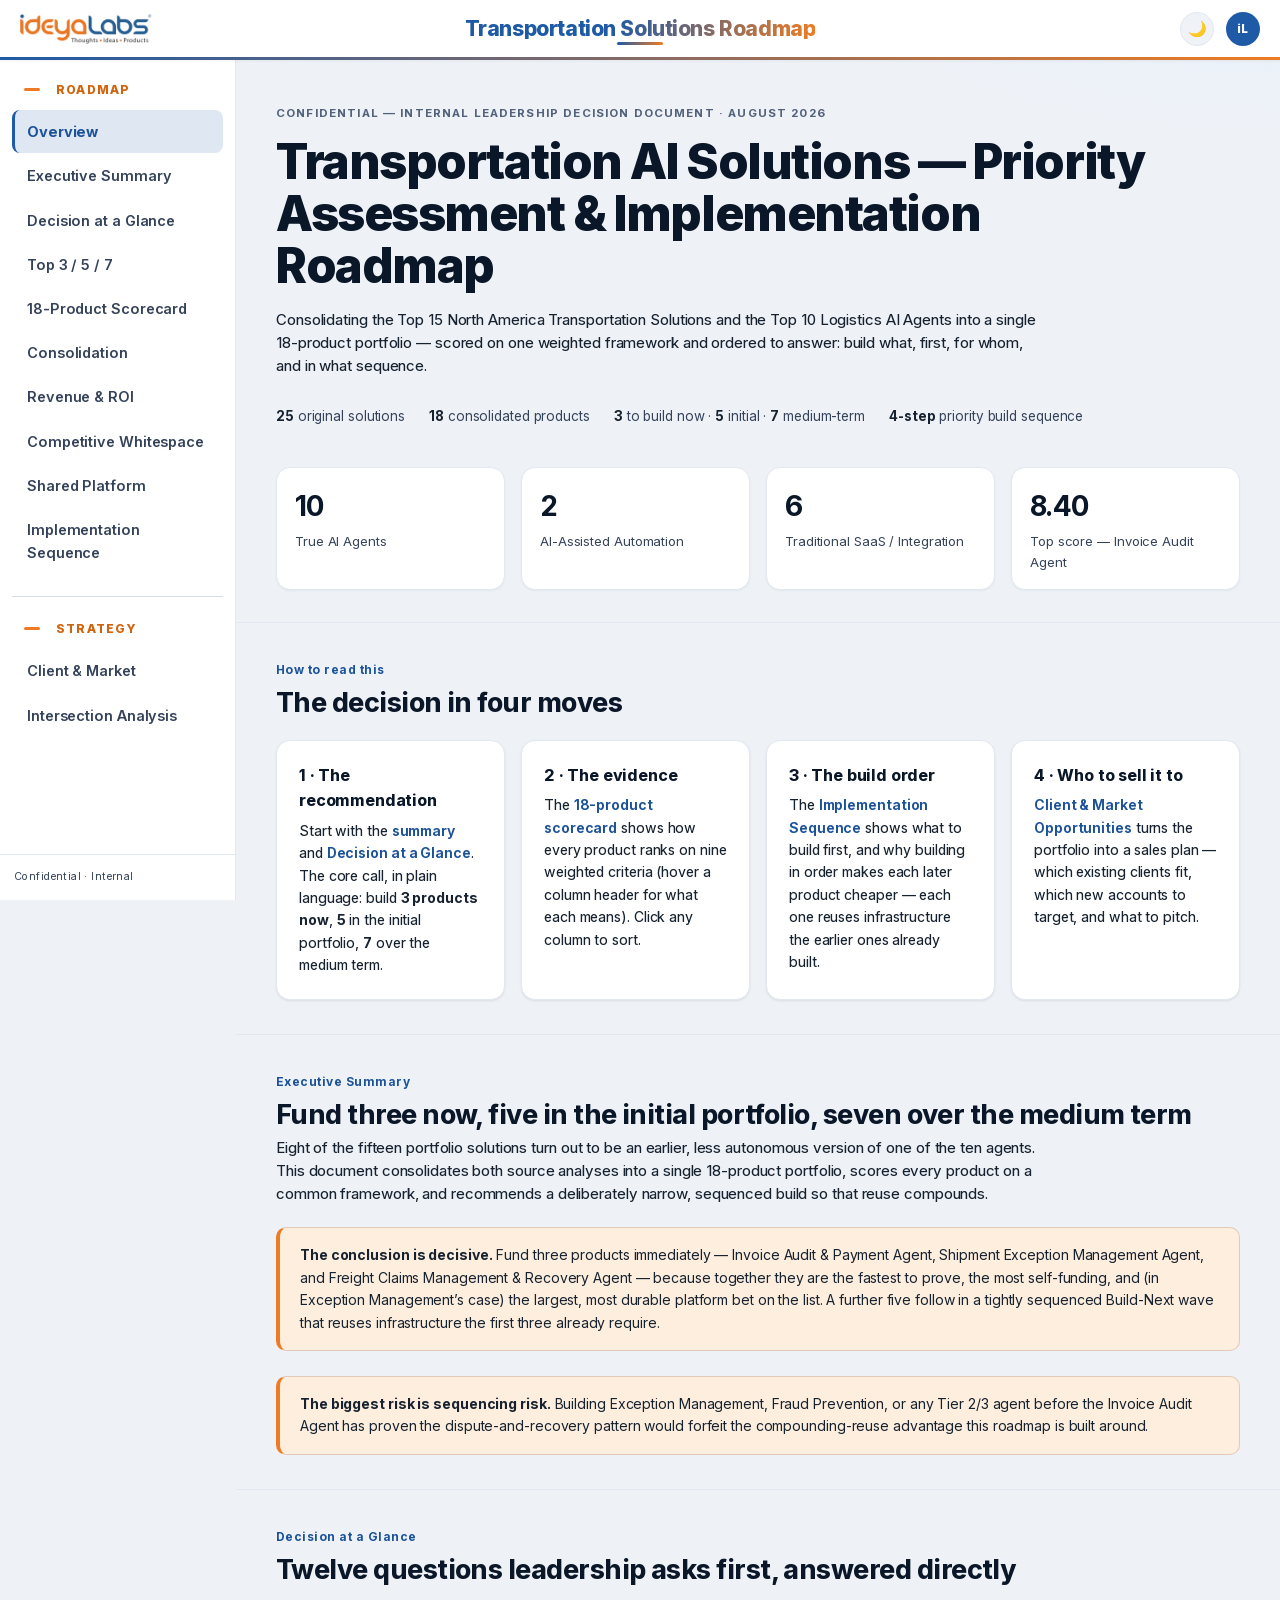
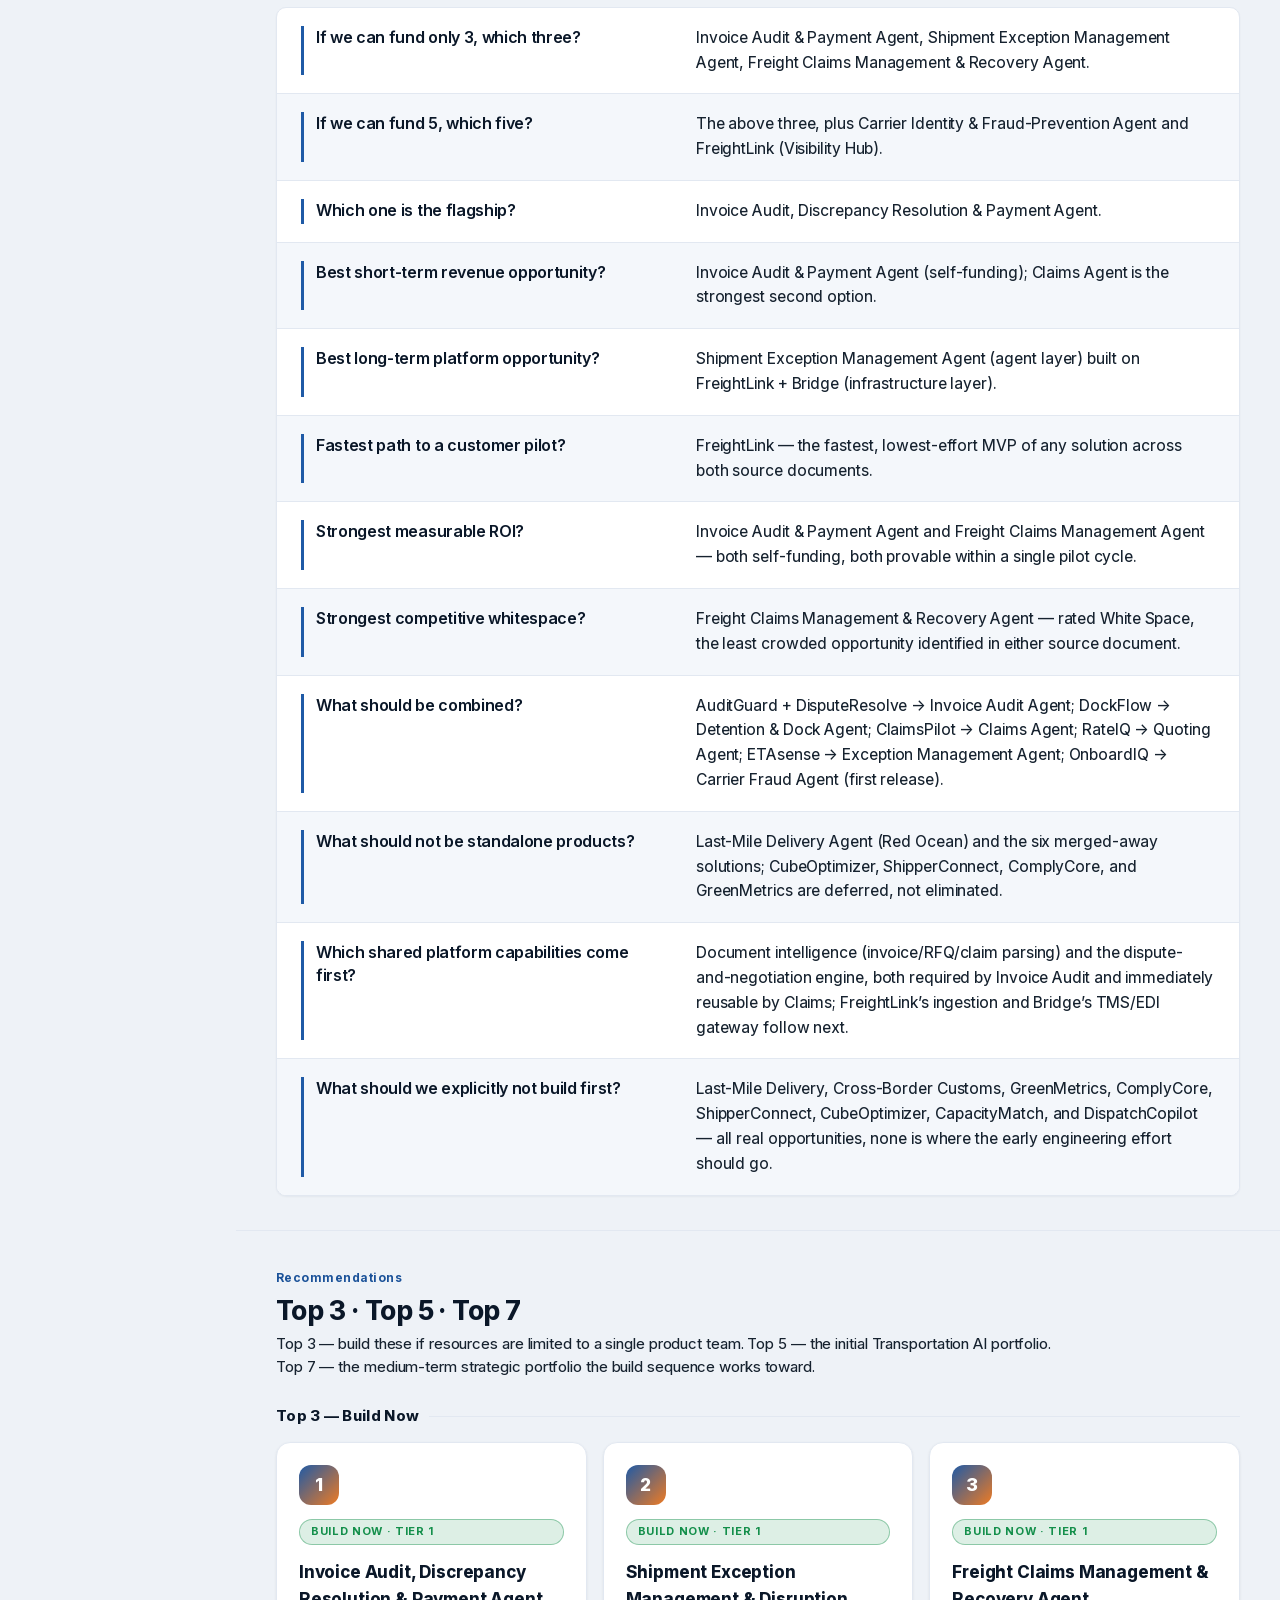
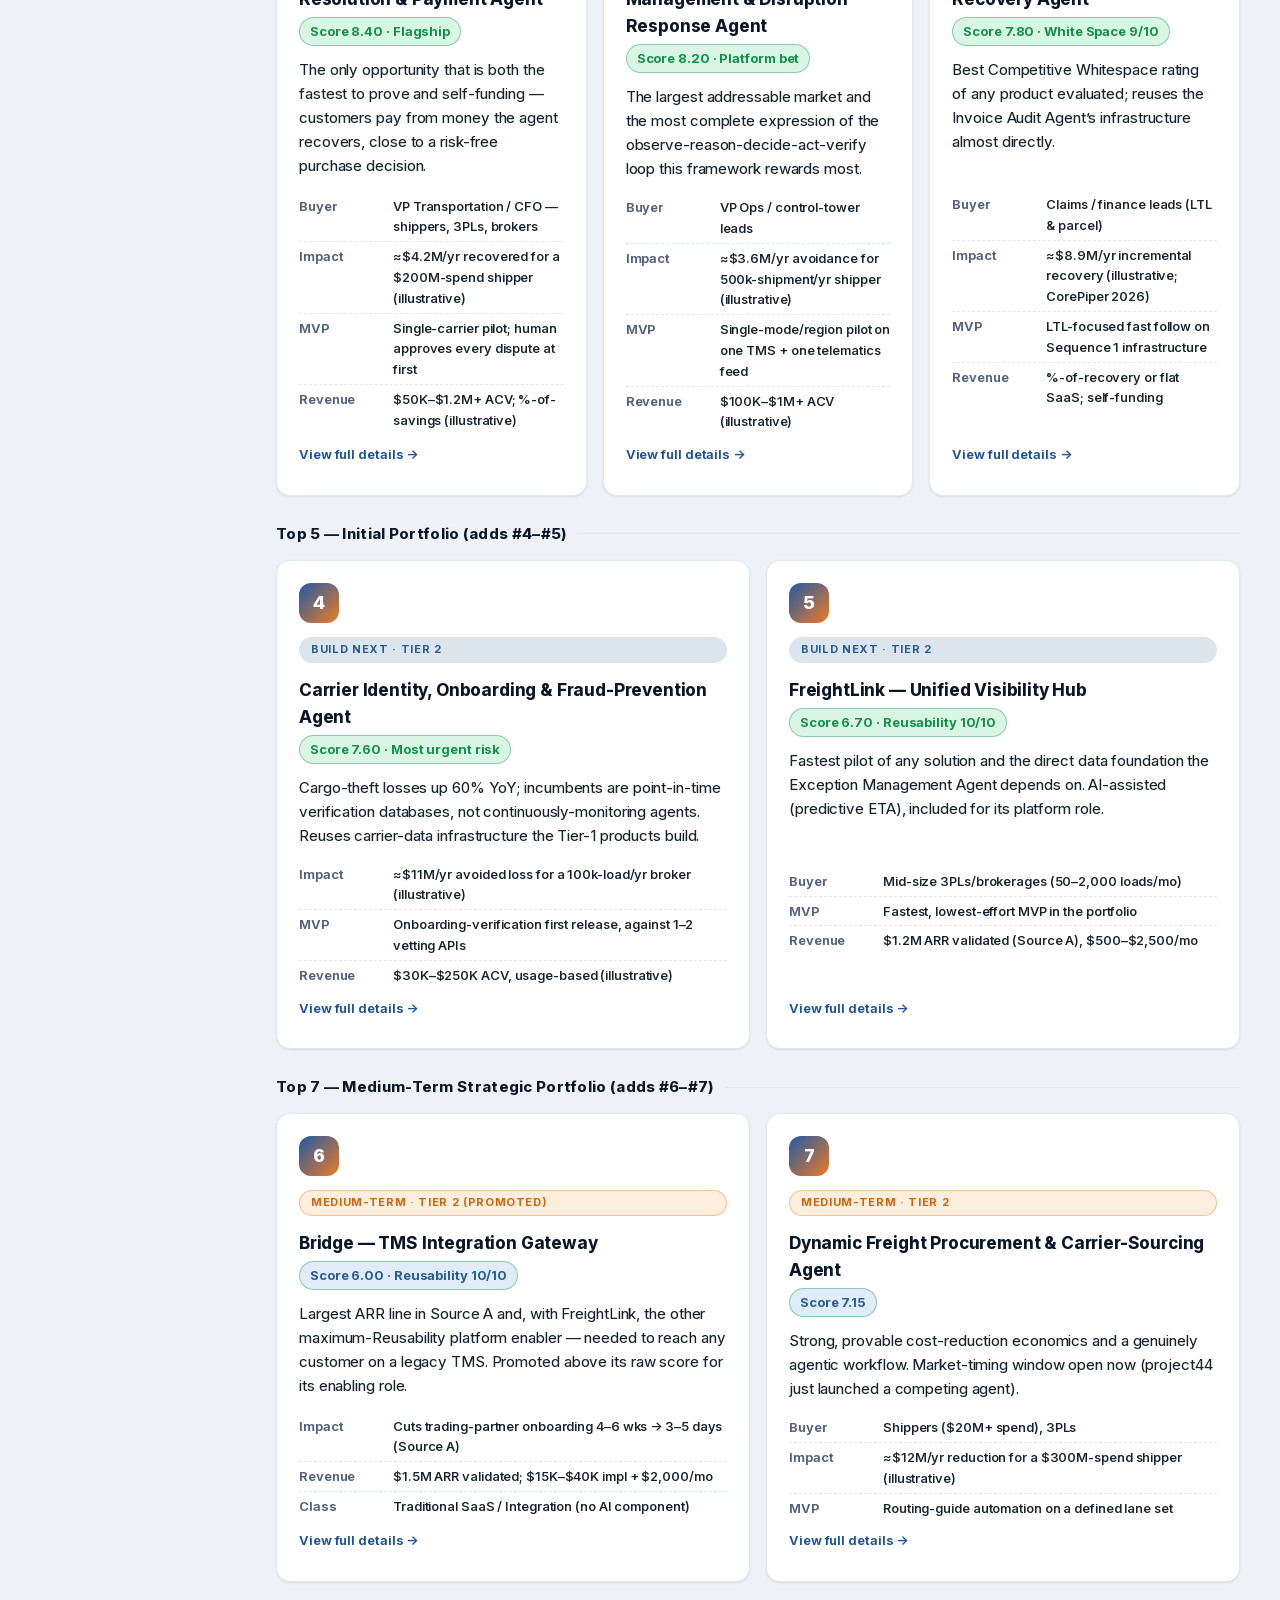
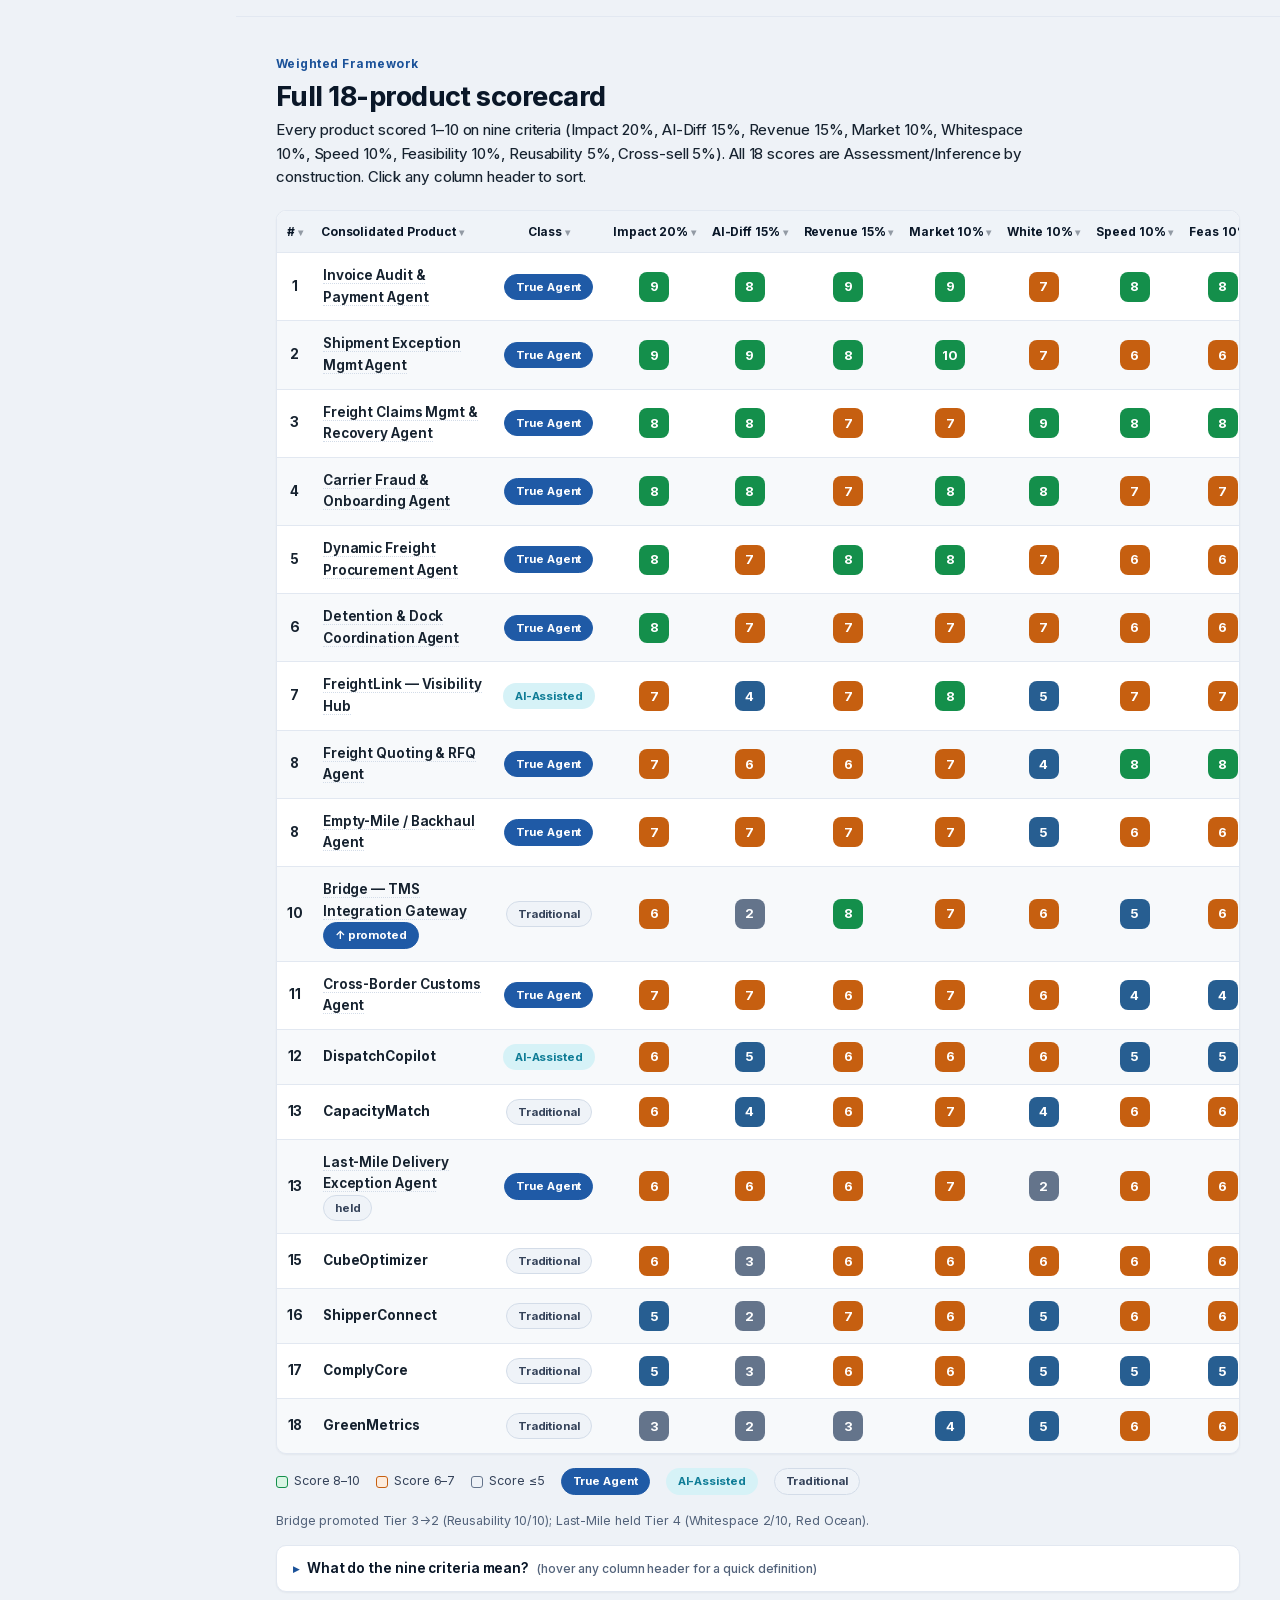
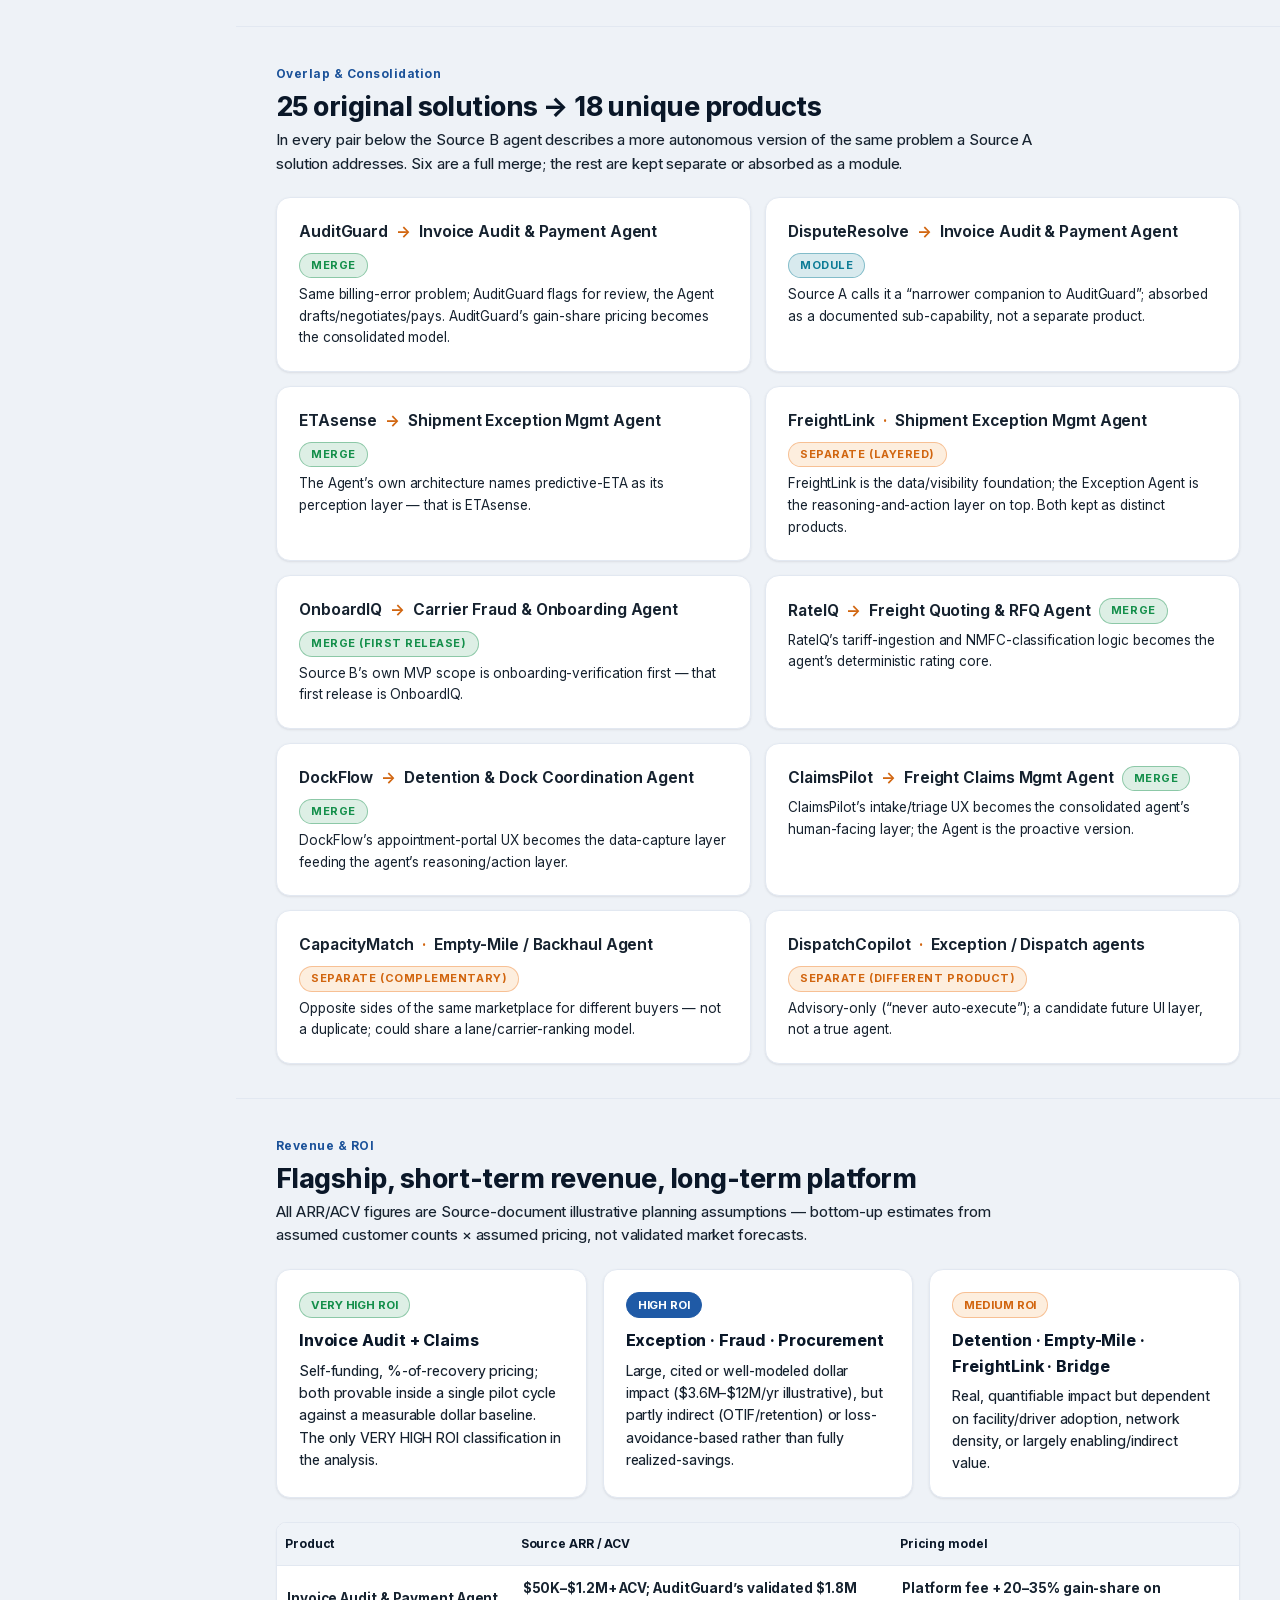
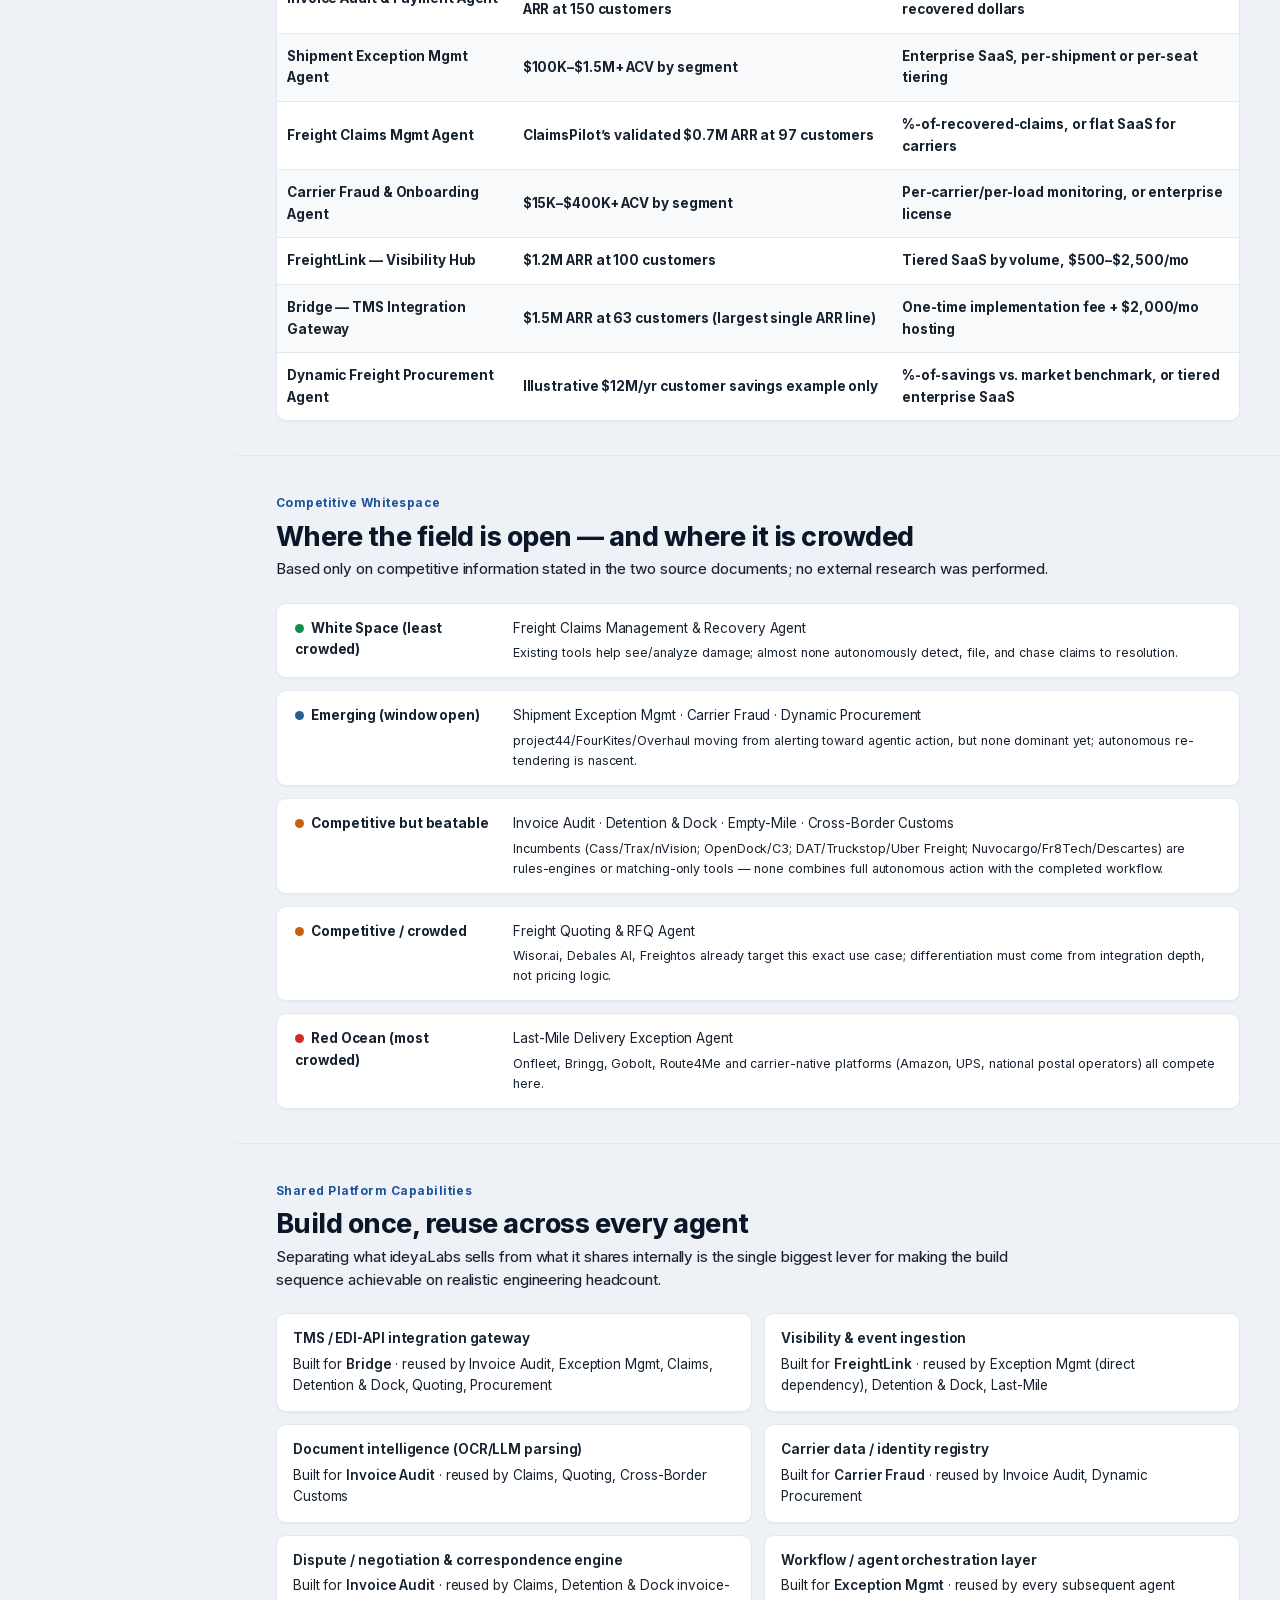
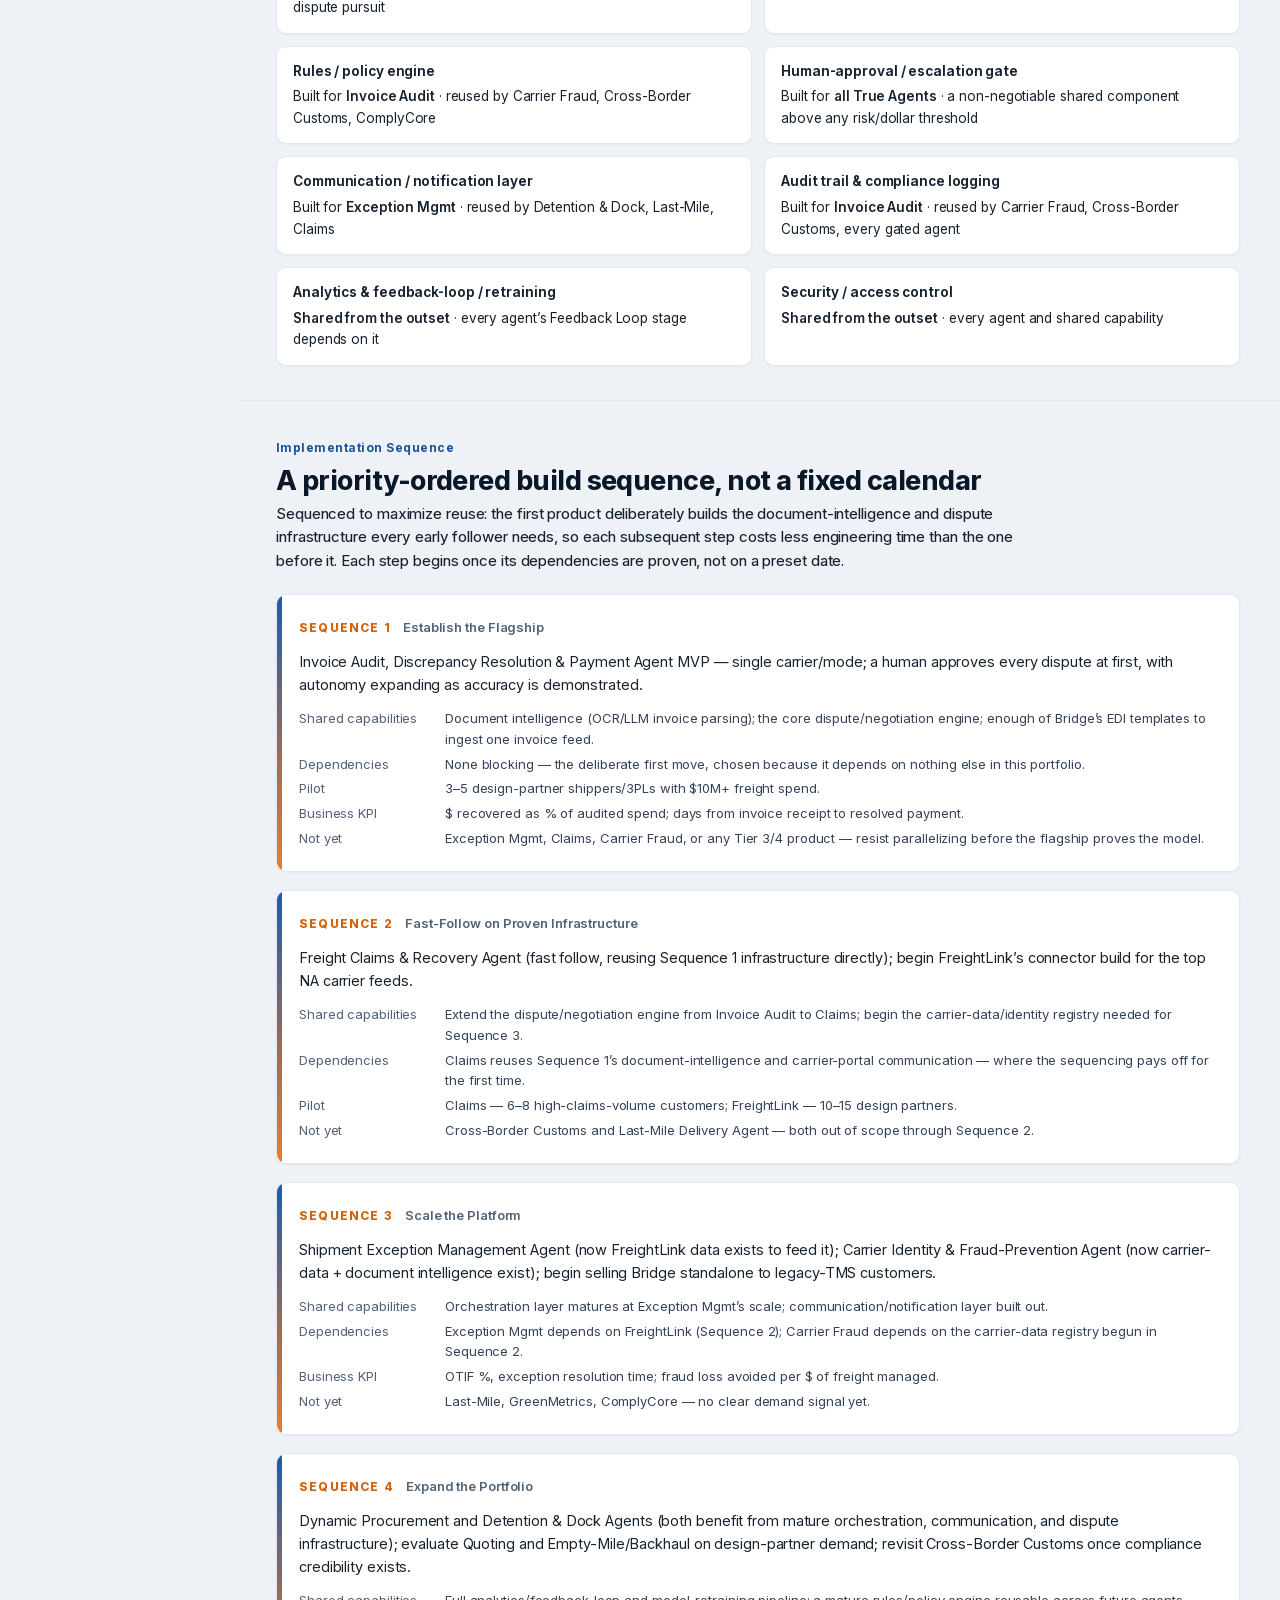
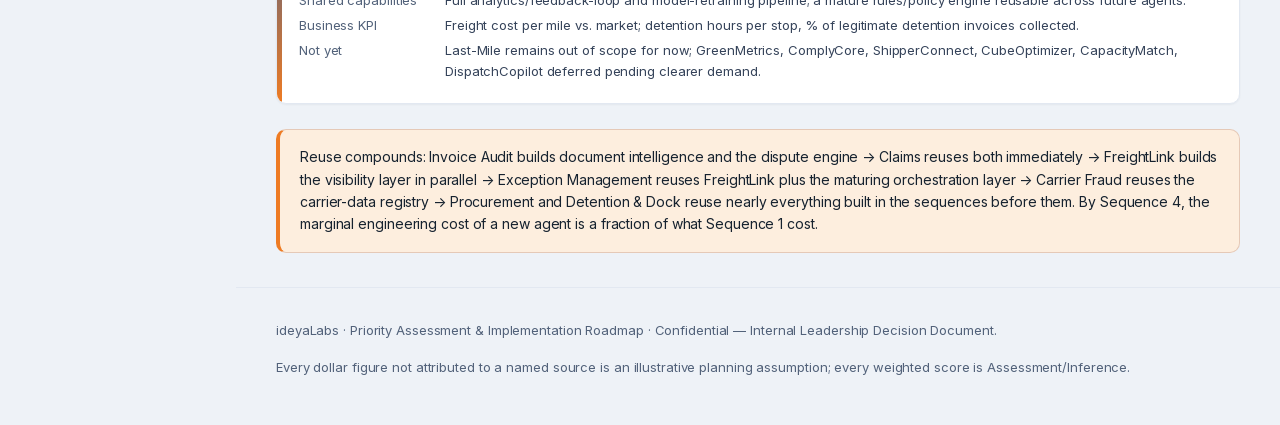
<file: index.html>
<!DOCTYPE html>
<html lang="en" data-theme="light">
<head>
<meta charset="UTF-8" />
<meta name="viewport" content="width=device-width, initial-scale=1.0" />
<title>ideyaLabs Transportation AI — Priority Assessment & Implementation Roadmap</title>
<meta name="description" content="Consolidating the Top 15 Transportation Solutions and Top 10 Logistics AI Agents into a focused, sequenced product investment strategy." />
<link rel="icon" href="assets/ideyalabs-logo.png" />
<link rel="stylesheet" href="fonts.css?v=32" />
<link rel="stylesheet" href="styles.css?v=32" />
<script>
(function(){try{var t=localStorage.getItem('theme')||((window.matchMedia&&window.matchMedia('(prefers-color-scheme: dark)').matches)?'dark':'light');document.documentElement.setAttribute('data-theme',t);}catch(e){}})();
</script>
</head>
<body>

<header class="site-header">
  <div class="wrap">
    <a class="brand-mark" href="#top" aria-label="ideyaLabs home">
      <img class="brand-logo" src="assets/ideyalabs-logo.png" alt="ideyaLabs" />
      <span class="brand-sep" aria-hidden="true"></span>
      <span class="brand-context">Transportation AI Roadmap</span>
    </a>
    <nav class="nav" aria-label="Section navigation">
      <a href="#summary">Summary</a>
      <a href="#recommendations">Top 3/5/7</a>
      <a href="#scorecard">Scorecard</a>
      <a href="#sequence">Sequence</a>
      <div class="nav-more">
        <button class="nav-more-btn" type="button" aria-haspopup="true" aria-expanded="false">Sections <span class="caret">▾</span></button>
        <div class="nav-more-menu">
          <a href="#glance">At a Glance</a>
          <a href="#consolidation">Consolidation</a>
          <a href="#revenue">Revenue &amp; ROI</a>
          <a href="#whitespace">Whitespace</a>
          <a href="#platform">Platform</a>
        </div>
      </div>
      <a href="market.html">Client &amp; Market</a>
      <a href="intersection.html">Intersection</a>
    </nav>
    <button id="themeToggle" class="theme-toggle" type="button" aria-label="Toggle theme">🌙</button>
  </div>
</header>

<main id="top">

<!-- HERO -->
<section class="hero" aria-labelledby="hero-title">
  <div class="wrap">
    <div class="eyebrow">Confidential — Internal Leadership Decision Document · August 2026</div>
    <h1 id="hero-title">Transportation AI Solutions — Priority Assessment &amp; Implementation Roadmap</h1>
    <p class="lede">Consolidating the Top 15 North America Transportation Solutions and the Top 10 Logistics AI Agents into a single 18-product portfolio — scored on one weighted framework and ordered to answer: build what, first, for whom, and in what sequence.</p>
    <div class="hero-meta">
      <span><strong>25</strong> original solutions</span>
      <span><strong>18</strong> consolidated products</span>
      <span><strong>3</strong> to build now · <strong>5</strong> initial · <strong>7</strong> medium-term</span>
      <span><strong>4-step</strong> priority build sequence</span>
    </div>
    <div class="stat-row">
      <div class="stat"><div class="num">10</div><div class="lbl">True AI Agents</div></div>
      <div class="stat"><div class="num">2</div><div class="lbl">AI-Assisted Automation</div></div>
      <div class="stat"><div class="num">6</div><div class="lbl">Traditional SaaS / Integration</div></div>
      <div class="stat"><div class="num">8.40</div><div class="lbl">Top score — Invoice Audit Agent</div></div>
    </div>
  </div>
</section>

<!-- READING GUIDE -->
<section id="guide" aria-labelledby="guide-h" style="padding-top:40px;padding-bottom:40px">
  <div class="wrap">
    <div class="section-head">
      <div class="kicker">How to read this</div>
      <h2 id="guide-h">The decision in four moves</h2>
    </div>
    <div class="grid grid-4">
      <div class="card"><h3 style="margin:0 0 6px;font-size:16px">1 · The recommendation</h3><p style="margin:0;color:var(--text-muted);font-size:14px">Start with the <a href="#summary">summary</a> and <a href="#glance">Decision at a Glance</a>. The core call, in plain language: build <strong>3 products now</strong>, <strong>5</strong> in the initial portfolio, <strong>7</strong> over the medium term.</p></div>
      <div class="card"><h3 style="margin:0 0 6px;font-size:16px">2 · The evidence</h3><p style="margin:0;color:var(--text-muted);font-size:14px">The <a href="#scorecard">18-product scorecard</a> shows how every product ranks on nine weighted criteria (hover a column header for what each means). Click any column to sort.</p></div>
      <div class="card"><h3 style="margin:0 0 6px;font-size:16px">3 · The build order</h3><p style="margin:0;color:var(--text-muted);font-size:14px">The <a href="#sequence">Implementation Sequence</a> shows what to build first, and why building in order makes each later product cheaper — each one reuses infrastructure the earlier ones already built.</p></div>
      <div class="card"><h3 style="margin:0 0 6px;font-size:16px">4 · Who to sell it to</h3><p style="margin:0;color:var(--text-muted);font-size:14px"><a href="market.html">Client &amp; Market Opportunities</a> turns the portfolio into a sales plan — which existing clients fit, which new accounts to target, and what to pitch.</p></div>
    </div>
  </div>
</section>

<!-- EXECUTIVE SUMMARY -->
<section id="summary" aria-labelledby="summary-h">
  <div class="wrap">
    <div class="section-head">
      <div class="kicker">Executive Summary</div>
      <h2 id="summary-h">Fund three now, five in the initial portfolio, seven over the medium term</h2>
      <p>Eight of the fifteen portfolio solutions turn out to be an earlier, less autonomous version of one of the ten agents. This document consolidates both source analyses into a single 18-product portfolio, scores every product on a common framework, and recommends a deliberately narrow, sequenced build so that reuse compounds.</p>
    </div>
    <div class="callout">
      <strong>The conclusion is decisive.</strong> Fund three products immediately — Invoice Audit &amp; Payment Agent, Shipment Exception Management Agent, and Freight Claims Management &amp; Recovery Agent — because together they are the fastest to prove, the most self-funding, and (in Exception Management’s case) the largest, most durable platform bet on the list. A further five follow in a tightly sequenced Build-Next wave that reuses infrastructure the first three already require.
    </div>
    <br/>
    <div class="callout warn">
      <strong>The biggest risk is sequencing risk.</strong> Building Exception Management, Fraud Prevention, or any Tier 2/3 agent before the Invoice Audit Agent has proven the dispute-and-recovery pattern would forfeit the compounding-reuse advantage this roadmap is built around.
    </div>
  </div>
</section>

<!-- DECISION AT A GLANCE -->
<section id="glance" aria-labelledby="glance-h">
  <div class="wrap">
    <div class="section-head">
      <div class="kicker">Decision at a Glance</div>
      <h2 id="glance-h">Twelve questions leadership asks first, answered directly</h2>
    </div>
    <div class="qa-list">
      <div class="qa-item"><div class="q">If we can fund only 3, which three?</div><div class="a">Invoice Audit &amp; Payment Agent, Shipment Exception Management Agent, Freight Claims Management &amp; Recovery Agent.</div></div>
      <div class="qa-item"><div class="q">If we can fund 5, which five?</div><div class="a">The above three, plus Carrier Identity &amp; Fraud-Prevention Agent and FreightLink (Visibility Hub).</div></div>
      <div class="qa-item"><div class="q">Which one is the flagship?</div><div class="a">Invoice Audit, Discrepancy Resolution &amp; Payment Agent.</div></div>
      <div class="qa-item"><div class="q">Best short-term revenue opportunity?</div><div class="a">Invoice Audit &amp; Payment Agent (self-funding); Claims Agent is the strongest second option.</div></div>
      <div class="qa-item"><div class="q">Best long-term platform opportunity?</div><div class="a">Shipment Exception Management Agent (agent layer) built on FreightLink + Bridge (infrastructure layer).</div></div>
      <div class="qa-item"><div class="q">Fastest path to a customer pilot?</div><div class="a">FreightLink — the fastest, lowest-effort MVP of any solution across both source documents.</div></div>
      <div class="qa-item"><div class="q">Strongest measurable ROI?</div><div class="a">Invoice Audit &amp; Payment Agent and Freight Claims Management Agent — both self-funding, both provable within a single pilot cycle.</div></div>
      <div class="qa-item"><div class="q">Strongest competitive whitespace?</div><div class="a">Freight Claims Management &amp; Recovery Agent — rated White Space, the least crowded opportunity identified in either source document.</div></div>
      <div class="qa-item"><div class="q">What should be combined?</div><div class="a">AuditGuard + DisputeResolve → Invoice Audit Agent; DockFlow → Detention &amp; Dock Agent; ClaimsPilot → Claims Agent; RateIQ → Quoting Agent; ETAsense → Exception Management Agent; OnboardIQ → Carrier Fraud Agent (first release).</div></div>
      <div class="qa-item"><div class="q">What should not be standalone products?</div><div class="a">Last-Mile Delivery Agent (Red Ocean) and the six merged-away solutions; CubeOptimizer, ShipperConnect, ComplyCore, and GreenMetrics are deferred, not eliminated.</div></div>
      <div class="qa-item"><div class="q">Which shared platform capabilities come first?</div><div class="a">Document intelligence (invoice/RFQ/claim parsing) and the dispute-and-negotiation engine, both required by Invoice Audit and immediately reusable by Claims; FreightLink’s ingestion and Bridge’s TMS/EDI gateway follow next.</div></div>
      <div class="qa-item"><div class="q">What should we explicitly not build first?</div><div class="a">Last-Mile Delivery, Cross-Border Customs, GreenMetrics, ComplyCore, ShipperConnect, CubeOptimizer, CapacityMatch, and DispatchCopilot — all real opportunities, none is where the early engineering effort should go.</div></div>
    </div>
  </div>
</section>

<!-- TOP 3 / 5 / 7 -->
<section id="recommendations" aria-labelledby="rec-h">
  <div class="wrap">
    <div class="section-head">
      <div class="kicker">Recommendations</div>
      <h2 id="rec-h">Top 3 · Top 5 · Top 7</h2>
      <p>Top 3 — build these if resources are limited to a single product team. Top 5 — the initial Transportation AI portfolio. Top 7 — the medium-term strategic portfolio the build sequence works toward.</p>
    </div>

    <h3 class="tier-heading">Top 3 — Build Now</h3>
    <div class="grid grid-3">
      <div class="card rec-card">
        <div class="rank-badge">1</div>
        <div class="wave-tag wave-now">Build Now · Tier 1</div>
        <h3>Invoice Audit, Discrepancy Resolution &amp; Payment Agent</h3>
        <div class="score-pill">Score 8.40 · Flagship</div>
        <p>The only opportunity that is both the fastest to prove and self-funding — customers pay from money the agent recovers, close to a risk-free purchase decision.</p>
        <ul class="detail-list">
          <li><span class="k">Buyer</span><span class="v">VP Transportation / CFO — shippers, 3PLs, brokers</span></li>
          <li><span class="k">Impact</span><span class="v">≈$4.2M/yr recovered for a $200M-spend shipper (illustrative)</span></li>
          <li><span class="k">MVP</span><span class="v">Single-carrier pilot; human approves every dispute at first</span></li>
          <li><span class="k">Revenue</span><span class="v">$50K–$1.2M+ ACV; %-of-savings (illustrative)</span></li>
        </ul>
        <a class="detail-cta" href="detail.html?id=invoice-audit">View full details →</a>
      </div>
      <div class="card rec-card">
        <div class="rank-badge">2</div>
        <div class="wave-tag wave-now">Build Now · Tier 1</div>
        <h3>Shipment Exception Management &amp; Disruption Response Agent</h3>
        <div class="score-pill">Score 8.20 · Platform bet</div>
        <p>The largest addressable market and the most complete expression of the observe-reason-decide-act-verify loop this framework rewards most.</p>
        <ul class="detail-list">
          <li><span class="k">Buyer</span><span class="v">VP Ops / control-tower leads</span></li>
          <li><span class="k">Impact</span><span class="v">≈$3.6M/yr avoidance for 500k-shipment/yr shipper (illustrative)</span></li>
          <li><span class="k">MVP</span><span class="v">Single-mode/region pilot on one TMS + one telematics feed</span></li>
          <li><span class="k">Revenue</span><span class="v">$100K–$1M+ ACV (illustrative)</span></li>
        </ul>
        <a class="detail-cta" href="detail.html?id=exception-mgmt">View full details →</a>
      </div>
      <div class="card rec-card">
        <div class="rank-badge">3</div>
        <div class="wave-tag wave-now">Build Now · Tier 1</div>
        <h3>Freight Claims Management &amp; Recovery Agent</h3>
        <div class="score-pill">Score 7.80 · White Space 9/10</div>
        <p>Best Competitive Whitespace rating of any product evaluated; reuses the Invoice Audit Agent’s infrastructure almost directly.</p>
        <ul class="detail-list">
          <li><span class="k">Buyer</span><span class="v">Claims / finance leads (LTL &amp; parcel)</span></li>
          <li><span class="k">Impact</span><span class="v">≈$8.9M/yr incremental recovery (illustrative; CorePiper 2026)</span></li>
          <li><span class="k">MVP</span><span class="v">LTL-focused fast follow on Sequence 1 infrastructure</span></li>
          <li><span class="k">Revenue</span><span class="v">%-of-recovery or flat SaaS; self-funding</span></li>
        </ul>
        <a class="detail-cta" href="detail.html?id=claims">View full details →</a>
      </div>
    </div>

    <h3 class="tier-heading">Top 5 — Initial Portfolio (adds #4–#5)</h3>
    <div class="grid grid-2">
      <div class="card rec-card">
        <div class="rank-badge">4</div>
        <div class="wave-tag wave-next">Build Next · Tier 2</div>
        <h3>Carrier Identity, Onboarding &amp; Fraud-Prevention Agent</h3>
        <div class="score-pill">Score 7.60 · Most urgent risk</div>
        <p>Cargo-theft losses up 60% YoY; incumbents are point-in-time verification databases, not continuously-monitoring agents. Reuses carrier-data infrastructure the Tier-1 products build.</p>
        <ul class="detail-list">
          <li><span class="k">Impact</span><span class="v">≈$11M/yr avoided loss for a 100k-load/yr broker (illustrative)</span></li>
          <li><span class="k">MVP</span><span class="v">Onboarding-verification first release, against 1–2 vetting APIs</span></li>
          <li><span class="k">Revenue</span><span class="v">$30K–$250K ACV, usage-based (illustrative)</span></li>
        </ul>
        <a class="detail-cta" href="detail.html?id=carrier-fraud">View full details →</a>
      </div>
      <div class="card rec-card">
        <div class="rank-badge">5</div>
        <div class="wave-tag wave-next">Build Next · Tier 2</div>
        <h3>FreightLink — Unified Visibility Hub</h3>
        <div class="score-pill">Score 6.70 · Reusability 10/10</div>
        <p>Fastest pilot of any solution and the direct data foundation the Exception Management Agent depends on. AI-assisted (predictive ETA), included for its platform role.</p>
        <ul class="detail-list">
          <li><span class="k">Buyer</span><span class="v">Mid-size 3PLs/brokerages (50–2,000 loads/mo)</span></li>
          <li><span class="k">MVP</span><span class="v">Fastest, lowest-effort MVP in the portfolio</span></li>
          <li><span class="k">Revenue</span><span class="v">$1.2M ARR validated (Source A), $500–$2,500/mo</span></li>
        </ul>
        <a class="detail-cta" href="detail.html?id=freightlink">View full details →</a>
      </div>
    </div>

    <h3 class="tier-heading">Top 7 — Medium-Term Strategic Portfolio (adds #6–#7)</h3>
    <div class="grid grid-2">
      <div class="card rec-card">
        <div class="rank-badge">6</div>
        <div class="wave-tag wave-med">Medium-Term · Tier 2 (promoted)</div>
        <h3>Bridge — TMS Integration Gateway</h3>
        <div class="score-pill" style="background:var(--tier2-soft);color:var(--tier2)">Score 6.00 · Reusability 10/10</div>
        <p>Largest ARR line in Source A and, with FreightLink, the other maximum-Reusability platform enabler — needed to reach any customer on a legacy TMS. Promoted above its raw score for its enabling role.</p>
        <ul class="detail-list">
          <li><span class="k">Impact</span><span class="v">Cuts trading-partner onboarding 4–6 wks → 3–5 days (Source A)</span></li>
          <li><span class="k">Revenue</span><span class="v">$1.5M ARR validated; $15K–$40K impl + $2,000/mo</span></li>
          <li><span class="k">Class</span><span class="v">Traditional SaaS / Integration (no AI component)</span></li>
        </ul>
        <a class="detail-cta" href="detail.html?id=bridge">View full details →</a>
      </div>
      <div class="card rec-card">
        <div class="rank-badge">7</div>
        <div class="wave-tag wave-med">Medium-Term · Tier 2</div>
        <h3>Dynamic Freight Procurement &amp; Carrier-Sourcing Agent</h3>
        <div class="score-pill" style="background:var(--tier2-soft);color:var(--tier2)">Score 7.15</div>
        <p>Strong, provable cost-reduction economics and a genuinely agentic workflow. Market-timing window open now (project44 just launched a competing agent).</p>
        <ul class="detail-list">
          <li><span class="k">Buyer</span><span class="v">Shippers ($20M+ spend), 3PLs</span></li>
          <li><span class="k">Impact</span><span class="v">≈$12M/yr reduction for a $300M-spend shipper (illustrative)</span></li>
          <li><span class="k">MVP</span><span class="v">Routing-guide automation on a defined lane set</span></li>
        </ul>
        <a class="detail-cta" href="detail.html?id=procurement">View full details →</a>
      </div>
    </div>
  </div>
</section>

<!-- SCORECARD -->
<section id="scorecard" aria-labelledby="score-h">
  <div class="wrap-wide">
    <div class="section-head">
      <div class="kicker">Weighted Framework</div>
      <h2 id="score-h">Full 18-product scorecard</h2>
      <p>Every product scored 1–10 on nine criteria (Impact 20%, AI-Diff 15%, Revenue 15%, Market 10%, Whitespace 10%, Speed 10%, Feasibility 10%, Reusability 5%, Cross-sell 5%). All 18 scores are Assessment/Inference by construction. Click any column header to sort.</p>
    </div>
    <div class="table-wrap">
      <table class="score" aria-label="18-product weighted scorecard">
        <thead id="scoreHead"></thead>
        <tbody id="scoreBody"></tbody>
      </table>
    </div>
    <div class="legend">
      <span><span class="swatch" style="background:var(--tier1-soft);border:1px solid var(--tier1)"></span>Score 8–10</span>
      <span><span class="swatch" style="background:var(--tier3-soft);border:1px solid var(--tier3)"></span>Score 6–7</span>
      <span><span class="swatch" style="background:var(--tier4-soft);border:1px solid var(--tier4)"></span>Score ≤5</span>
      <span><span class="badge agent">True Agent</span></span>
      <span><span class="badge assisted">AI-Assisted</span></span>
      <span><span class="badge saas">Traditional</span></span>
      <span style="color:var(--text-faint)">Bridge promoted Tier 3→2 (Reusability 10/10); Last-Mile held Tier 4 (Whitespace 2/10, Red Ocean).</span>
    </div>
    <details class="criteria-explainer">
      <summary>What do the nine criteria mean? <span class="hint">(hover any column header for a quick definition)</span></summary>
      <div id="criteria-glossary" class="criteria-grid"></div>
    </details>
  </div>
</section>

<!-- CONSOLIDATION -->
<section id="consolidation" aria-labelledby="cons-h">
  <div class="wrap">
    <div class="section-head">
      <div class="kicker">Overlap &amp; Consolidation</div>
      <h2 id="cons-h">25 original solutions → 18 unique products</h2>
      <p>In every pair below the Source B agent describes a more autonomous version of the same problem a Source A solution addresses. Six are a full merge; the rest are kept separate or absorbed as a module.</p>
    </div>
    <div class="merge-grid">
      <div class="merge-item"><div class="flow">AuditGuard <span class="arrow">→</span> Invoice Audit &amp; Payment Agent <span class="dispo merge">Merge</span></div><p>Same billing-error problem; AuditGuard flags for review, the Agent drafts/negotiates/pays. AuditGuard’s gain-share pricing becomes the consolidated model.</p></div>
      <div class="merge-item"><div class="flow">DisputeResolve <span class="arrow">→</span> Invoice Audit &amp; Payment Agent <span class="dispo module">Module</span></div><p>Source A calls it a “narrower companion to AuditGuard”; absorbed as a documented sub-capability, not a separate product.</p></div>
      <div class="merge-item"><div class="flow">ETAsense <span class="arrow">→</span> Shipment Exception Mgmt Agent <span class="dispo merge">Merge</span></div><p>The Agent’s own architecture names predictive-ETA as its perception layer — that is ETAsense.</p></div>
      <div class="merge-item"><div class="flow">FreightLink <span class="arrow">·</span> Shipment Exception Mgmt Agent <span class="dispo separate">Separate (layered)</span></div><p>FreightLink is the data/visibility foundation; the Exception Agent is the reasoning-and-action layer on top. Both kept as distinct products.</p></div>
      <div class="merge-item"><div class="flow">OnboardIQ <span class="arrow">→</span> Carrier Fraud &amp; Onboarding Agent <span class="dispo merge">Merge (first release)</span></div><p>Source B’s own MVP scope is onboarding-verification first — that first release is OnboardIQ.</p></div>
      <div class="merge-item"><div class="flow">RateIQ <span class="arrow">→</span> Freight Quoting &amp; RFQ Agent <span class="dispo merge">Merge</span></div><p>RateIQ’s tariff-ingestion and NMFC-classification logic becomes the agent’s deterministic rating core.</p></div>
      <div class="merge-item"><div class="flow">DockFlow <span class="arrow">→</span> Detention &amp; Dock Coordination Agent <span class="dispo merge">Merge</span></div><p>DockFlow’s appointment-portal UX becomes the data-capture layer feeding the agent’s reasoning/action layer.</p></div>
      <div class="merge-item"><div class="flow">ClaimsPilot <span class="arrow">→</span> Freight Claims Mgmt Agent <span class="dispo merge">Merge</span></div><p>ClaimsPilot’s intake/triage UX becomes the consolidated agent’s human-facing layer; the Agent is the proactive version.</p></div>
      <div class="merge-item"><div class="flow">CapacityMatch <span class="arrow">·</span> Empty-Mile / Backhaul Agent <span class="dispo separate">Separate (complementary)</span></div><p>Opposite sides of the same marketplace for different buyers — not a duplicate; could share a lane/carrier-ranking model.</p></div>
      <div class="merge-item"><div class="flow">DispatchCopilot <span class="arrow">·</span> Exception / Dispatch agents <span class="dispo separate">Separate (different product)</span></div><p>Advisory-only (“never auto-execute”); a candidate future UI layer, not a true agent.</p></div>
    </div>
  </div>
</section>

<!-- REVENUE & ROI -->
<section id="revenue" aria-labelledby="rev-h">
  <div class="wrap">
    <div class="section-head">
      <div class="kicker">Revenue &amp; ROI</div>
      <h2 id="rev-h">Flagship, short-term revenue, long-term platform</h2>
      <p>All ARR/ACV figures are Source-document illustrative planning assumptions — bottom-up estimates from assumed customer counts × assumed pricing, not validated market forecasts.</p>
    </div>
    <div class="grid grid-3">
      <div class="card">
        <span class="badge tier1">VERY HIGH ROI</span>
        <h3 style="margin:10px 0 6px;font-size:16px">Invoice Audit + Claims</h3>
        <p style="margin:0;color:var(--text-muted);font-size:14px">Self-funding, %-of-recovery pricing; both provable inside a single pilot cycle against a measurable dollar baseline. The only VERY HIGH ROI classification in the analysis.</p>
      </div>
      <div class="card">
        <span class="badge tier2">HIGH ROI</span>
        <h3 style="margin:10px 0 6px;font-size:16px">Exception · Fraud · Procurement</h3>
        <p style="margin:0;color:var(--text-muted);font-size:14px">Large, cited or well-modeled dollar impact ($3.6M–$12M/yr illustrative), but partly indirect (OTIF/retention) or loss-avoidance-based rather than fully realized-savings.</p>
      </div>
      <div class="card">
        <span class="badge tier3">MEDIUM ROI</span>
        <h3 style="margin:10px 0 6px;font-size:16px">Detention · Empty-Mile · FreightLink · Bridge</h3>
        <p style="margin:0;color:var(--text-muted);font-size:14px">Real, quantifiable impact but dependent on facility/driver adoption, network density, or largely enabling/indirect value.</p>
      </div>
    </div>
    <br/>
    <div class="table-wrap">
      <table class="score" aria-label="Revenue analysis for Top 7">
        <thead><tr>
          <th class="name-col">Product</th><th class="name-col">Source ARR / ACV</th><th class="name-col">Pricing model</th>
        </tr></thead>
        <tbody>
          <tr><td class="name-col">Invoice Audit &amp; Payment Agent</td><td class="name-col">$50K–$1.2M+ ACV; AuditGuard’s validated $1.8M ARR at 150 customers</td><td class="name-col">Platform fee + 20–35% gain-share on recovered dollars</td></tr>
          <tr><td class="name-col">Shipment Exception Mgmt Agent</td><td class="name-col">$100K–$1.5M+ ACV by segment</td><td class="name-col">Enterprise SaaS, per-shipment or per-seat tiering</td></tr>
          <tr><td class="name-col">Freight Claims Mgmt Agent</td><td class="name-col">ClaimsPilot’s validated $0.7M ARR at 97 customers</td><td class="name-col">%-of-recovered-claims, or flat SaaS for carriers</td></tr>
          <tr><td class="name-col">Carrier Fraud &amp; Onboarding Agent</td><td class="name-col">$15K–$400K+ ACV by segment</td><td class="name-col">Per-carrier/per-load monitoring, or enterprise license</td></tr>
          <tr><td class="name-col">FreightLink — Visibility Hub</td><td class="name-col">$1.2M ARR at 100 customers</td><td class="name-col">Tiered SaaS by volume, $500–$2,500/mo</td></tr>
          <tr><td class="name-col">Bridge — TMS Integration Gateway</td><td class="name-col">$1.5M ARR at 63 customers (largest single ARR line)</td><td class="name-col">One-time implementation fee + $2,000/mo hosting</td></tr>
          <tr><td class="name-col">Dynamic Freight Procurement Agent</td><td class="name-col">Illustrative $12M/yr customer savings example only</td><td class="name-col">%-of-savings vs. market benchmark, or tiered enterprise SaaS</td></tr>
        </tbody>
      </table>
    </div>
  </div>
</section>

<!-- WHITESPACE -->
<section id="whitespace" aria-labelledby="ws-h">
  <div class="wrap">
    <div class="section-head">
      <div class="kicker">Competitive Whitespace</div>
      <h2 id="ws-h">Where the field is open — and where it is crowded</h2>
      <p>Based only on competitive information stated in the two source documents; no external research was performed.</p>
    </div>
    <div class="ws-grid">
      <div class="ws-row"><div class="ws-cat"><span class="dot" style="background:var(--good)"></span>White Space (least crowded)</div><div><div class="ws-products">Freight Claims Management &amp; Recovery Agent</div><div class="ws-ev">Existing tools help see/analyze damage; almost none autonomously detect, file, and chase claims to resolution.</div></div></div>
      <div class="ws-row"><div class="ws-cat"><span class="dot" style="background:var(--tier2)"></span>Emerging (window open)</div><div><div class="ws-products">Shipment Exception Mgmt · Carrier Fraud · Dynamic Procurement</div><div class="ws-ev">project44/FourKites/Overhaul moving from alerting toward agentic action, but none dominant yet; autonomous re-tendering is nascent.</div></div></div>
      <div class="ws-row"><div class="ws-cat"><span class="dot" style="background:var(--warn)"></span>Competitive but beatable</div><div><div class="ws-products">Invoice Audit · Detention &amp; Dock · Empty-Mile · Cross-Border Customs</div><div class="ws-ev">Incumbents (Cass/Trax/nVision; OpenDock/C3; DAT/Truckstop/Uber Freight; Nuvocargo/Fr8Tech/Descartes) are rules-engines or matching-only tools — none combines full autonomous action with the completed workflow.</div></div></div>
      <div class="ws-row"><div class="ws-cat"><span class="dot" style="background:var(--warn)"></span>Competitive / crowded</div><div><div class="ws-products">Freight Quoting &amp; RFQ Agent</div><div class="ws-ev">Wisor.ai, Debales AI, Freightos already target this exact use case; differentiation must come from integration depth, not pricing logic.</div></div></div>
      <div class="ws-row"><div class="ws-cat"><span class="dot" style="background:var(--bad)"></span>Red Ocean (most crowded)</div><div><div class="ws-products">Last-Mile Delivery Exception Agent</div><div class="ws-ev">Onfleet, Bringg, Gobolt, Route4Me and carrier-native platforms (Amazon, UPS, national postal operators) all compete here.</div></div></div>
    </div>
  </div>
</section>

<!-- SHARED PLATFORM -->
<section id="platform" aria-labelledby="plat-h">
  <div class="wrap">
    <div class="section-head">
      <div class="kicker">Shared Platform Capabilities</div>
      <h2 id="plat-h">Build once, reuse across every agent</h2>
      <p>Separating what ideyaLabs sells from what it shares internally is the single biggest lever for making the build sequence achievable on realistic engineering headcount.</p>
    </div>
    <div class="cap-grid">
      <div class="cap"><div class="cap-name">TMS / EDI-API integration gateway</div><div class="cap-reuse">Built for <b>Bridge</b> · reused by Invoice Audit, Exception Mgmt, Claims, Detention &amp; Dock, Quoting, Procurement</div></div>
      <div class="cap"><div class="cap-name">Visibility &amp; event ingestion</div><div class="cap-reuse">Built for <b>FreightLink</b> · reused by Exception Mgmt (direct dependency), Detention &amp; Dock, Last-Mile</div></div>
      <div class="cap"><div class="cap-name">Document intelligence (OCR/LLM parsing)</div><div class="cap-reuse">Built for <b>Invoice Audit</b> · reused by Claims, Quoting, Cross-Border Customs</div></div>
      <div class="cap"><div class="cap-name">Carrier data / identity registry</div><div class="cap-reuse">Built for <b>Carrier Fraud</b> · reused by Invoice Audit, Dynamic Procurement</div></div>
      <div class="cap"><div class="cap-name">Dispute / negotiation &amp; correspondence engine</div><div class="cap-reuse">Built for <b>Invoice Audit</b> · reused by Claims, Detention &amp; Dock invoice-dispute pursuit</div></div>
      <div class="cap"><div class="cap-name">Workflow / agent orchestration layer</div><div class="cap-reuse">Built for <b>Exception Mgmt</b> · reused by every subsequent agent</div></div>
      <div class="cap"><div class="cap-name">Rules / policy engine</div><div class="cap-reuse">Built for <b>Invoice Audit</b> · reused by Carrier Fraud, Cross-Border Customs, ComplyCore</div></div>
      <div class="cap"><div class="cap-name">Human-approval / escalation gate</div><div class="cap-reuse">Built for <b>all True Agents</b> · a non-negotiable shared component above any risk/dollar threshold</div></div>
      <div class="cap"><div class="cap-name">Communication / notification layer</div><div class="cap-reuse">Built for <b>Exception Mgmt</b> · reused by Detention &amp; Dock, Last-Mile, Claims</div></div>
      <div class="cap"><div class="cap-name">Audit trail &amp; compliance logging</div><div class="cap-reuse">Built for <b>Invoice Audit</b> · reused by Carrier Fraud, Cross-Border Customs, every gated agent</div></div>
      <div class="cap"><div class="cap-name">Analytics &amp; feedback-loop / retraining</div><div class="cap-reuse"><b>Shared from the outset</b> · every agent’s Feedback Loop stage depends on it</div></div>
      <div class="cap"><div class="cap-name">Security / access control</div><div class="cap-reuse"><b>Shared from the outset</b> · every agent and shared capability</div></div>
    </div>
  </div>
</section>

<!-- IMPLEMENTATION SEQUENCE -->
<section id="sequence" aria-labelledby="seq-h">
  <div class="wrap">
    <div class="section-head">
      <div class="kicker">Implementation Sequence</div>
      <h2 id="seq-h">A priority-ordered build sequence, not a fixed calendar</h2>
      <p>Sequenced to maximize reuse: the first product deliberately builds the document-intelligence and dispute infrastructure every early follower needs, so each subsequent step costs less engineering time than the one before it. Each step begins once its dependencies are proven, not on a preset date.</p>
    </div>
    <div class="timeline">
      <div class="phase">
        <div class="phase-head"><span class="phase-num">Sequence 1</span><span class="phase-months">Establish the Flagship</span></div>
        <p class="build">Invoice Audit, Discrepancy Resolution &amp; Payment Agent MVP — single carrier/mode; a human approves every dispute at first, with autonomy expanding as accuracy is demonstrated.</p>
        <div class="rowlist">
          <div class="k">Shared capabilities</div><div class="v">Document intelligence (OCR/LLM invoice parsing); the core dispute/negotiation engine; enough of Bridge’s EDI templates to ingest one invoice feed.</div>
          <div class="k">Dependencies</div><div class="v">None blocking — the deliberate first move, chosen because it depends on nothing else in this portfolio.</div>
          <div class="k">Pilot</div><div class="v">3–5 design-partner shippers/3PLs with $10M+ freight spend.</div>
          <div class="k">Business KPI</div><div class="v">$ recovered as % of audited spend; days from invoice receipt to resolved payment.</div>
          <div class="k notbuild">Not yet</div><div class="v notbuild">Exception Mgmt, Claims, Carrier Fraud, or any Tier 3/4 product — resist parallelizing before the flagship proves the model.</div>
        </div>
      </div>
      <div class="phase">
        <div class="phase-head"><span class="phase-num">Sequence 2</span><span class="phase-months">Fast-Follow on Proven Infrastructure</span></div>
        <p class="build">Freight Claims &amp; Recovery Agent (fast follow, reusing Sequence 1 infrastructure directly); begin FreightLink’s connector build for the top NA carrier feeds.</p>
        <div class="rowlist">
          <div class="k">Shared capabilities</div><div class="v">Extend the dispute/negotiation engine from Invoice Audit to Claims; begin the carrier-data/identity registry needed for Sequence 3.</div>
          <div class="k">Dependencies</div><div class="v">Claims reuses Sequence 1’s document-intelligence and carrier-portal communication — where the sequencing pays off for the first time.</div>
          <div class="k">Pilot</div><div class="v">Claims — 6–8 high-claims-volume customers; FreightLink — 10–15 design partners.</div>
          <div class="k notbuild">Not yet</div><div class="v notbuild">Cross-Border Customs and Last-Mile Delivery Agent — both out of scope through Sequence 2.</div>
        </div>
      </div>
      <div class="phase">
        <div class="phase-head"><span class="phase-num">Sequence 3</span><span class="phase-months">Scale the Platform</span></div>
        <p class="build">Shipment Exception Management Agent (now FreightLink data exists to feed it); Carrier Identity &amp; Fraud-Prevention Agent (now carrier-data + document intelligence exist); begin selling Bridge standalone to legacy-TMS customers.</p>
        <div class="rowlist">
          <div class="k">Shared capabilities</div><div class="v">Orchestration layer matures at Exception Mgmt’s scale; communication/notification layer built out.</div>
          <div class="k">Dependencies</div><div class="v">Exception Mgmt depends on FreightLink (Sequence 2); Carrier Fraud depends on the carrier-data registry begun in Sequence 2.</div>
          <div class="k">Business KPI</div><div class="v">OTIF %, exception resolution time; fraud loss avoided per $ of freight managed.</div>
          <div class="k notbuild">Not yet</div><div class="v notbuild">Last-Mile, GreenMetrics, ComplyCore — no clear demand signal yet.</div>
        </div>
      </div>
      <div class="phase">
        <div class="phase-head"><span class="phase-num">Sequence 4</span><span class="phase-months">Expand the Portfolio</span></div>
        <p class="build">Dynamic Procurement and Detention &amp; Dock Agents (both benefit from mature orchestration, communication, and dispute infrastructure); evaluate Quoting and Empty-Mile/Backhaul on design-partner demand; revisit Cross-Border Customs once compliance credibility exists.</p>
        <div class="rowlist">
          <div class="k">Shared capabilities</div><div class="v">Full analytics/feedback-loop and model-retraining pipeline; a mature rules/policy engine reusable across future agents.</div>
          <div class="k">Business KPI</div><div class="v">Freight cost per mile vs. market; detention hours per stop, % of legitimate detention invoices collected.</div>
          <div class="k notbuild">Not yet</div><div class="v notbuild">Last-Mile remains out of scope for now; GreenMetrics, ComplyCore, ShipperConnect, CubeOptimizer, CapacityMatch, DispatchCopilot deferred pending clearer demand.</div>
        </div>
      </div>
    </div>
    <br/>
    <div class="callout">
      Reuse compounds: Invoice Audit builds document intelligence and the dispute engine → Claims reuses both immediately → FreightLink builds the visibility layer in parallel → Exception Management reuses FreightLink plus the maturing orchestration layer → Carrier Fraud reuses the carrier-data registry → Procurement and Detention &amp; Dock reuse nearly everything built in the sequences before them. By Sequence 4, the marginal engineering cost of a new agent is a fraction of what Sequence 1 cost.
    </div>
  </div>
</section>

</main>

<footer class="site-footer">
  <div class="wrap">
    <span>ideyaLabs · Priority Assessment &amp; Implementation Roadmap · Confidential — Internal Leadership Decision Document.</span>
    <span>Every dollar figure not attributed to a named source is an illustrative planning assumption; every weighted score is Assessment/Inference.</span>
  </div>
</footer>

<script src="app.js?v=32"></script>
<script src="sidebar.js?v=32"></script>
</body>
</html>
</file>
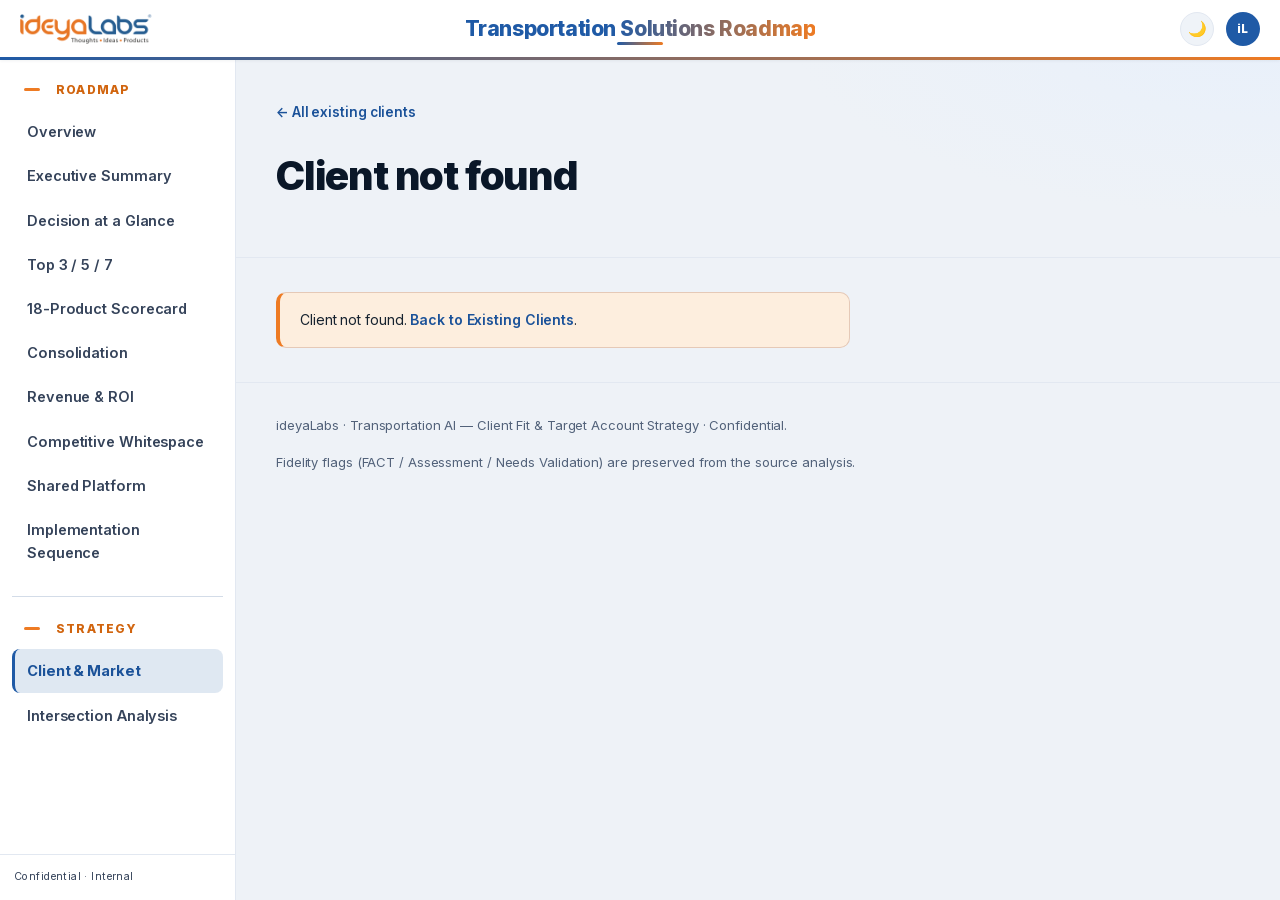
<file: client.html>
<!DOCTYPE html>
<html lang="en" data-theme="light">
<head>
<meta charset="UTF-8" />
<meta name="viewport" content="width=device-width, initial-scale=1.0" />
<title>Client detail — ideyaLabs Transportation AI</title>
<link rel="icon" href="assets/ideyalabs-logo.png" />
<link rel="stylesheet" href="fonts.css?v=32" />
<link rel="stylesheet" href="styles.css?v=32" />
<script>
(function(){try{var t=localStorage.getItem('theme')||((window.matchMedia&&window.matchMedia('(prefers-color-scheme: dark)').matches)?'dark':'light');document.documentElement.setAttribute('data-theme',t);}catch(e){}})();
</script>
</head>
<body>
<header class="site-header">
  <div class="wrap">
    <a class="brand-mark" href="index.html#top" aria-label="ideyaLabs home">
      <img class="brand-logo" src="assets/ideyalabs-logo.png" alt="ideyaLabs" />
      <span class="brand-sep" aria-hidden="true"></span>
      <span class="brand-context">Transportation AI Roadmap</span>
    </a>
    <nav class="nav" aria-label="Section navigation">
      <a href="index.html#summary">Summary</a>
      <a href="index.html#recommendations">Top 3/5/7</a>
      <a href="index.html#scorecard">Scorecard</a>
      <a href="index.html#sequence">Sequence</a>
      <div class="nav-more">
        <button class="nav-more-btn" type="button" aria-haspopup="true" aria-expanded="false">Sections <span class="caret">▾</span></button>
        <div class="nav-more-menu">
          <a href="index.html#glance">At a Glance</a>
          <a href="index.html#consolidation">Consolidation</a>
          <a href="index.html#revenue">Revenue &amp; ROI</a>
          <a href="index.html#whitespace">Whitespace</a>
          <a href="index.html#platform">Platform</a>
        </div>
      </div>
      <a href="market.html">Client &amp; Market</a>
      <a href="intersection.html">Intersection</a>
    </nav>
    <button id="themeToggle" class="theme-toggle" type="button" aria-label="Toggle theme">🌙</button>
  </div>
</header>

<main id="top">
  <section class="hero" style="padding:44px 0 32px" aria-labelledby="c-title">
    <div class="wrap">
      <a href="market.html?view=clients" class="backlink" style="display:inline-flex;align-items:center;gap:6px;font-size:13.5px;font-weight:600;margin-bottom:16px">← All existing clients</a>
      <div id="c-badges" style="display:flex;gap:8px;flex-wrap:wrap;margin-bottom:14px"></div>
      <h1 id="c-title" style="font-size:clamp(26px,4vw,40px)">Loading…</h1>
      <p id="c-tagline" class="lede"></p>
      <div id="c-meta" class="hero-meta"></div>
    </div>
  </section>
  <section style="padding-top:36px" aria-label="Client detail">
    <div class="wrap"><div id="c-body" class="detail-grid"></div></div>
  </section>
</main>

<footer class="site-footer">
  <div class="wrap">
    <span>ideyaLabs · Transportation AI — Client Fit &amp; Target Account Strategy · Confidential.</span>
    <span>Fidelity flags (FACT / Assessment / Needs Validation) are preserved from the source analysis.</span>
  </div>
</footer>

<script src="market-data.js?v=32"></script>
<script src="app.js?v=32"></script>
<script src="sidebar.js?v=32"></script>
<script src="client.js?v=32"></script>
</body>
</html>
</file>
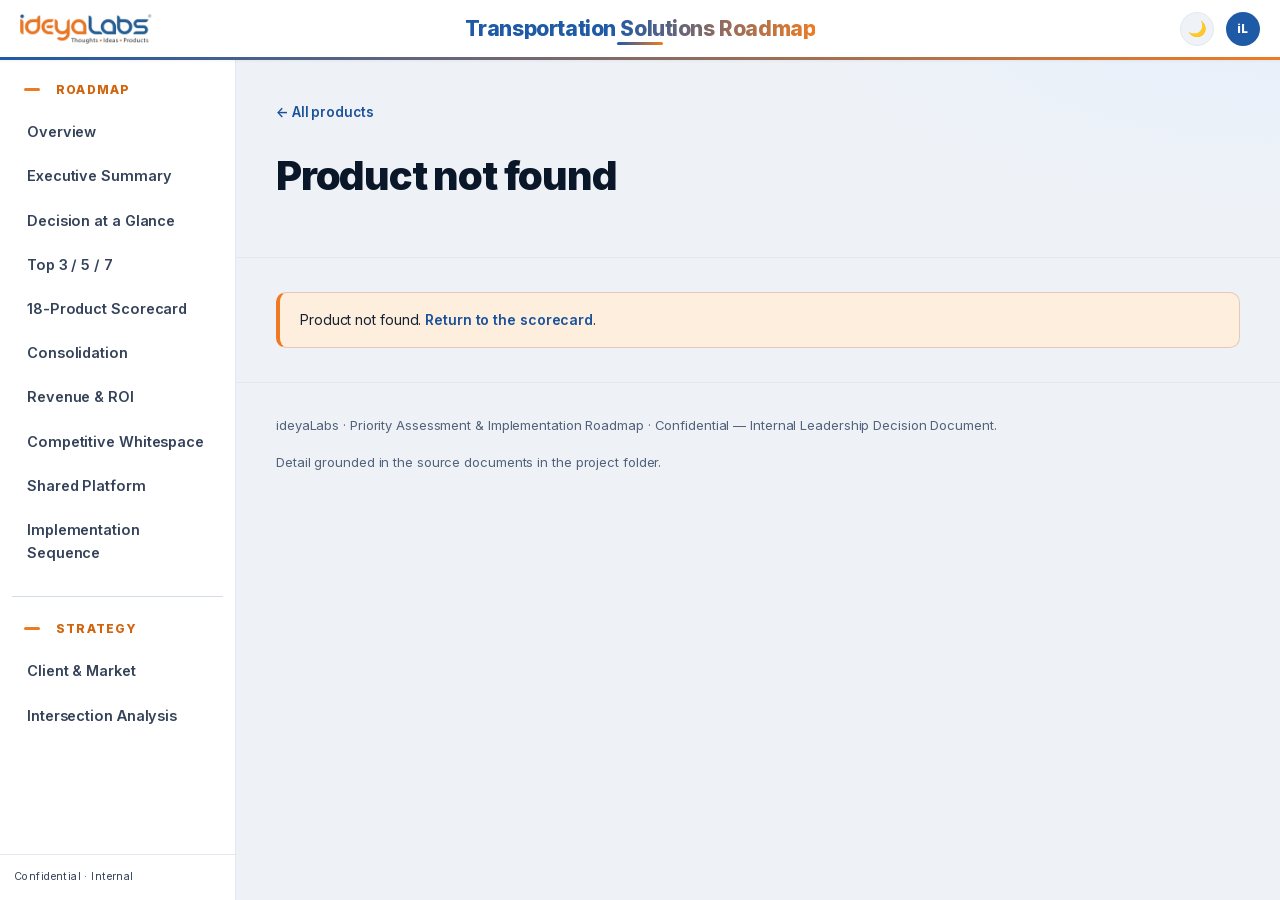
<file: detail.html>
<!DOCTYPE html>
<html lang="en" data-theme="light">
<head>
<meta charset="UTF-8" />
<meta name="viewport" content="width=device-width, initial-scale=1.0" />
<title>Agent detail — ideyaLabs Transportation AI Roadmap</title>
<link rel="icon" href="assets/ideyalabs-logo.png" />
<link rel="stylesheet" href="fonts.css?v=32" />
<link rel="stylesheet" href="styles.css?v=32" />
<script>
(function(){try{var t=localStorage.getItem('theme')||((window.matchMedia&&window.matchMedia('(prefers-color-scheme: dark)').matches)?'dark':'light');document.documentElement.setAttribute('data-theme',t);}catch(e){}})();
</script>
</head>
<body>

<header class="site-header">
  <div class="wrap">
    <a class="brand-mark" href="index.html#top" aria-label="ideyaLabs home">
      <img class="brand-logo" src="assets/ideyalabs-logo.png" alt="ideyaLabs" />
      <span class="brand-sep" aria-hidden="true"></span>
      <span class="brand-context">Transportation AI Roadmap</span>
    </a>
    <nav class="nav" aria-label="Section navigation">
      <a href="index.html#summary">Summary</a>
      <a href="index.html#recommendations">Top 3/5/7</a>
      <a href="index.html#scorecard">Scorecard</a>
      <a href="index.html#sequence">Sequence</a>
      <div class="nav-more">
        <button class="nav-more-btn" type="button" aria-haspopup="true" aria-expanded="false">Sections <span class="caret">▾</span></button>
        <div class="nav-more-menu">
          <a href="index.html#glance">At a Glance</a>
          <a href="index.html#consolidation">Consolidation</a>
          <a href="index.html#revenue">Revenue &amp; ROI</a>
          <a href="index.html#whitespace">Whitespace</a>
          <a href="index.html#platform">Platform</a>
        </div>
      </div>
      <a href="market.html">Client &amp; Market</a>
      <a href="intersection.html">Intersection</a>
    </nav>
    <button id="themeToggle" class="theme-toggle" type="button" aria-label="Toggle theme">🌙</button>
  </div>
</header>

<main id="top">
  <section class="hero" style="padding:44px 0 32px" aria-labelledby="d-title">
    <div class="wrap">
      <a href="index.html#scorecard" class="backlink" style="display:inline-flex;align-items:center;gap:6px;font-size:13.5px;font-weight:600;margin-bottom:16px">← All products</a>
      <div id="d-badges" style="display:flex;gap:8px;flex-wrap:wrap;margin-bottom:14px"></div>
      <h1 id="d-title" style="font-size:clamp(26px,4vw,40px)">Loading…</h1>
      <p id="d-tagline" class="lede"></p>
      <div id="d-source" class="hero-meta"></div>
    </div>
  </section>

  <section style="padding-top:36px" aria-label="Detail">
    <div class="wrap">
      <div id="d-notfound" class="callout warn" style="display:none">
        Product not found. <a href="index.html#scorecard">Return to the scorecard</a>.
      </div>
      <div id="d-body" class="detail-grid"></div>
    </div>
  </section>
</main>

<footer class="site-footer">
  <div class="wrap">
    <span>ideyaLabs · Priority Assessment &amp; Implementation Roadmap · Confidential — Internal Leadership Decision Document.</span>
    <span id="d-provenance">Detail grounded in the source documents in the project folder.</span>
  </div>
</footer>

<script src="data.js?v=32"></script>
<script src="market-data.js?v=32"></script>
<script src="app.js?v=32"></script>
<script src="sidebar.js?v=32"></script>
<script src="detail.js?v=32"></script>
</body>
</html>
</file>
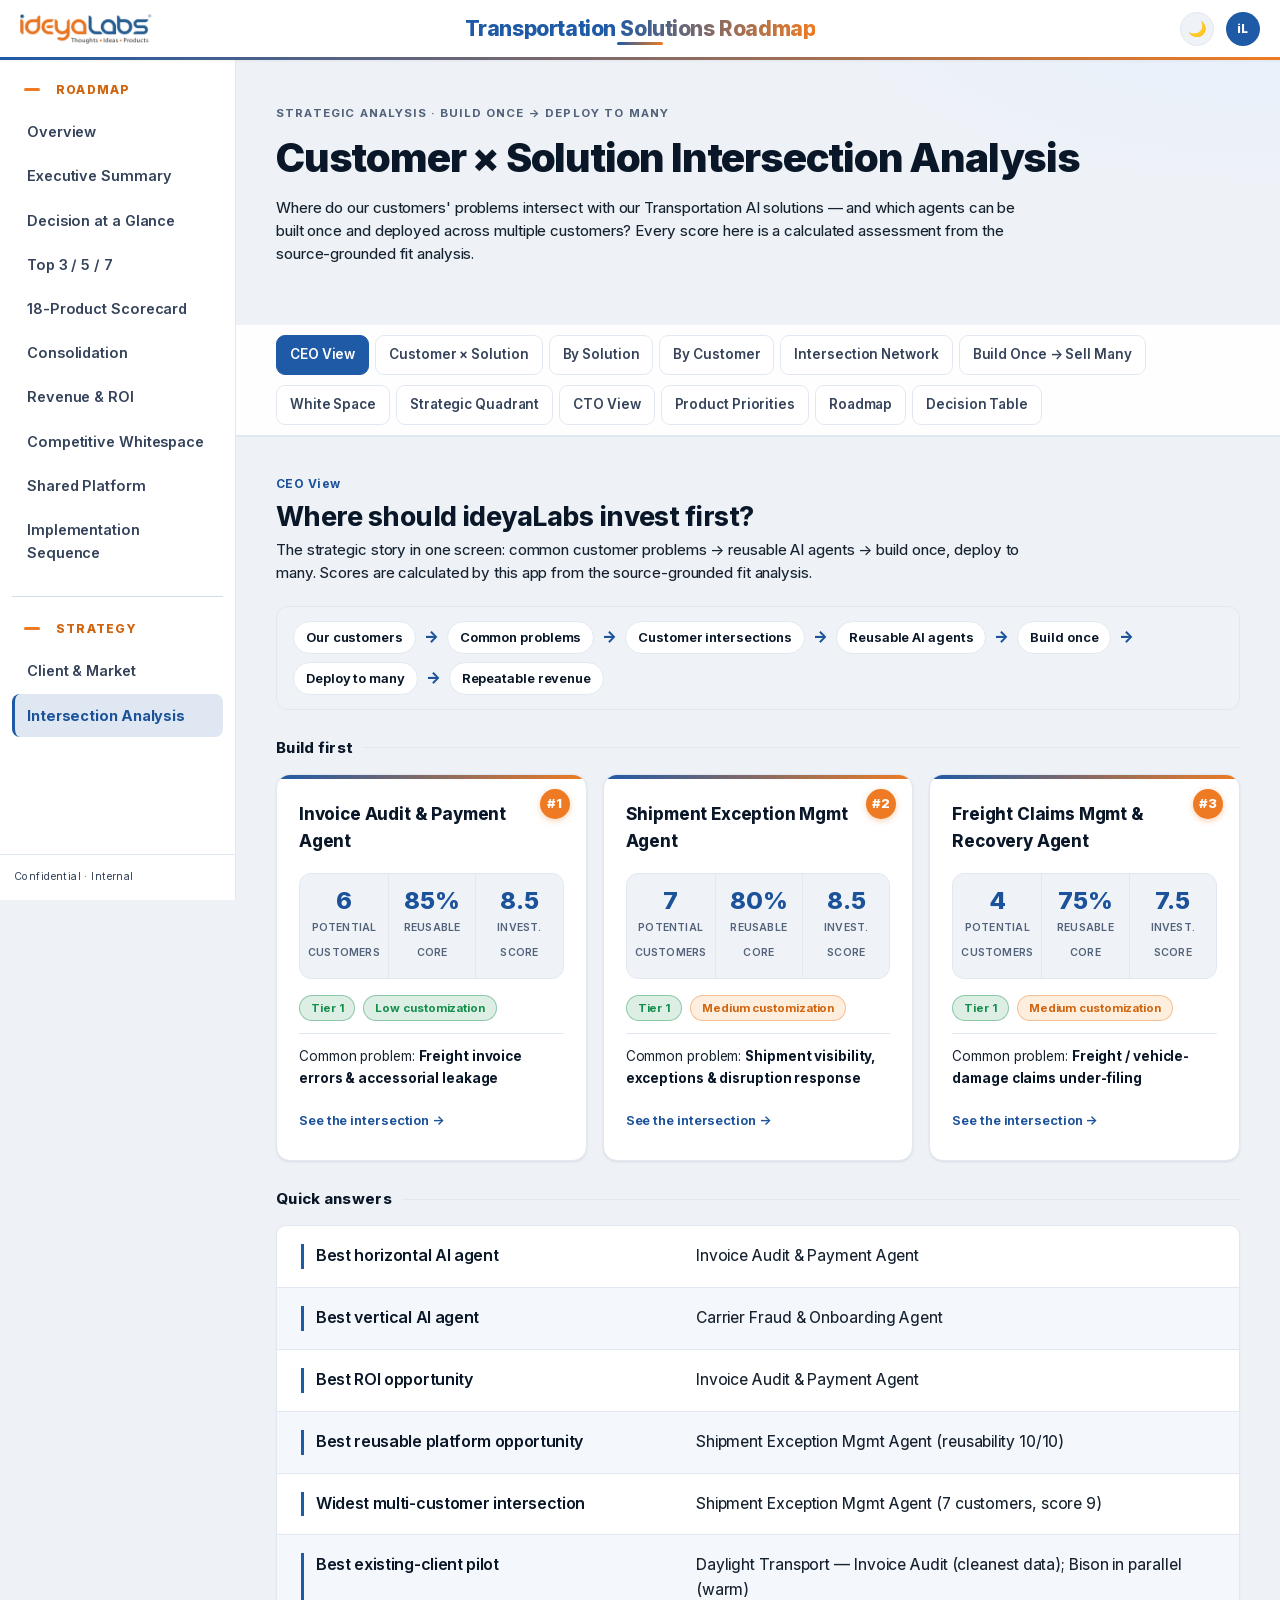
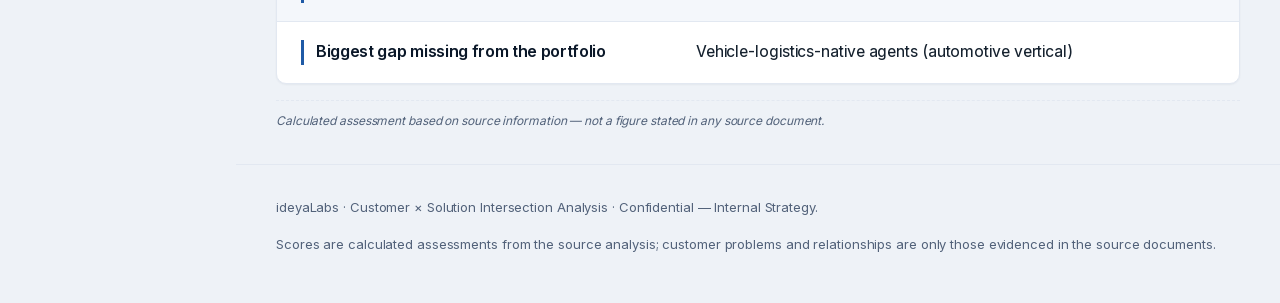
<file: intersection.html>
<!DOCTYPE html>
<html lang="en" data-theme="light">
<head>
<meta charset="UTF-8" />
<meta name="viewport" content="width=device-width, initial-scale=1.0" />
<title>Customer × Solution Intersection — ideyaLabs Transportation AI</title>
<meta name="description" content="Where customer problems intersect with Transportation AI solutions — build once, deploy to many." />
<link rel="icon" href="assets/ideyalabs-logo.png" />
<link rel="stylesheet" href="fonts.css?v=32" />
<link rel="stylesheet" href="styles.css?v=32" />
<script>
(function(){try{var t=localStorage.getItem('theme')||((window.matchMedia&&window.matchMedia('(prefers-color-scheme: dark)').matches)?'dark':'light');document.documentElement.setAttribute('data-theme',t);}catch(e){}})();
</script>
</head>
<body>

<header class="site-header">
  <div class="wrap">
    <a class="brand-mark" href="index.html#top" aria-label="ideyaLabs home">
      <img class="brand-logo" src="assets/ideyalabs-logo.png" alt="ideyaLabs" />
      <span class="brand-sep" aria-hidden="true"></span>
      <span class="brand-context">Transportation AI Roadmap</span>
    </a>
    <nav class="nav" aria-label="Section navigation">
      <a href="index.html#summary">Summary</a>
      <a href="index.html#recommendations">Top 3/5/7</a>
      <a href="index.html#scorecard">Scorecard</a>
      <a href="index.html#sequence">Sequence</a>
      <div class="nav-more">
        <button class="nav-more-btn" type="button" aria-haspopup="true" aria-expanded="false">Sections <span class="caret">▾</span></button>
        <div class="nav-more-menu">
          <a href="index.html#glance">At a Glance</a>
          <a href="index.html#consolidation">Consolidation</a>
          <a href="index.html#revenue">Revenue &amp; ROI</a>
          <a href="index.html#whitespace">Whitespace</a>
          <a href="index.html#platform">Platform</a>
        </div>
      </div>
      <a href="market.html">Client &amp; Market</a>
      <a href="intersection.html" class="active">Intersection</a>
    </nav>
    <button id="themeToggle" class="theme-toggle" type="button" aria-label="Toggle theme">🌙</button>
  </div>
</header>

<main id="top">
  <section class="hero" style="padding:44px 0 24px" aria-labelledby="ix-title">
    <div class="wrap">
      <div class="eyebrow">Strategic Analysis · Build once → deploy to many</div>
      <h1 id="ix-title" style="font-size:clamp(26px,4vw,40px)">Customer × Solution Intersection Analysis</h1>
      <p class="lede">Where do our customers' problems intersect with our Transportation AI solutions — and which agents can be built once and deployed across multiple customers? Every score here is a calculated assessment from the source-grounded fit analysis.</p>
    </div>
  </section>

  <div class="mtabs-wrap"><div class="wrap-wide"><nav id="ixtabs" class="mtabs" aria-label="Intersection views"></nav></div></div>

  <section style="padding-top:28px" aria-label="Intersection view">
    <div class="wrap-wide"><div id="ixv"></div></div>
  </section>
</main>

<footer class="site-footer">
  <div class="wrap">
    <span>ideyaLabs · Customer × Solution Intersection Analysis · Confidential — Internal Strategy.</span>
    <span>Scores are calculated assessments from the source analysis; customer problems and relationships are only those evidenced in the source documents.</span>
  </div>
</footer>

<script src="intersection-data.js?v=32"></script>
<script src="app.js?v=32"></script>
<script src="sidebar.js?v=32"></script>
<script src="intersection.js?v=32"></script>
</body>
</html>
</file>
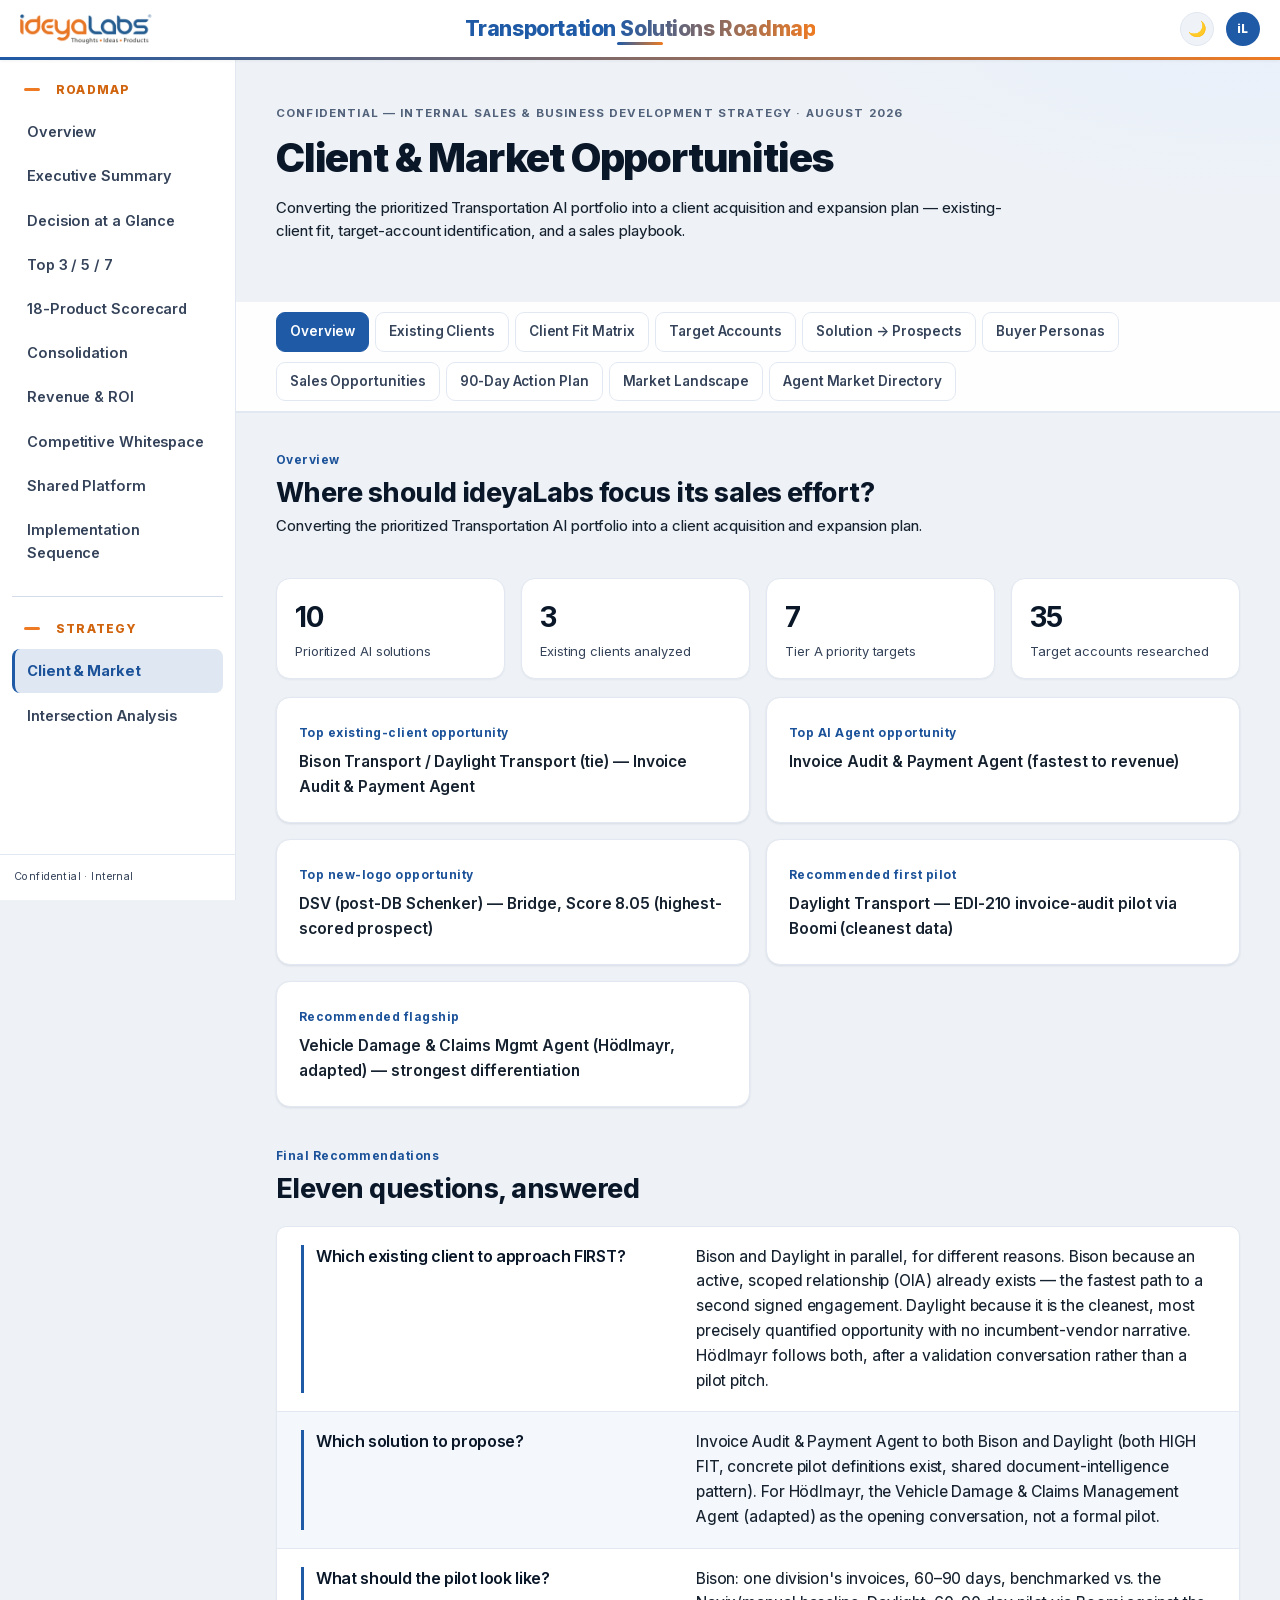
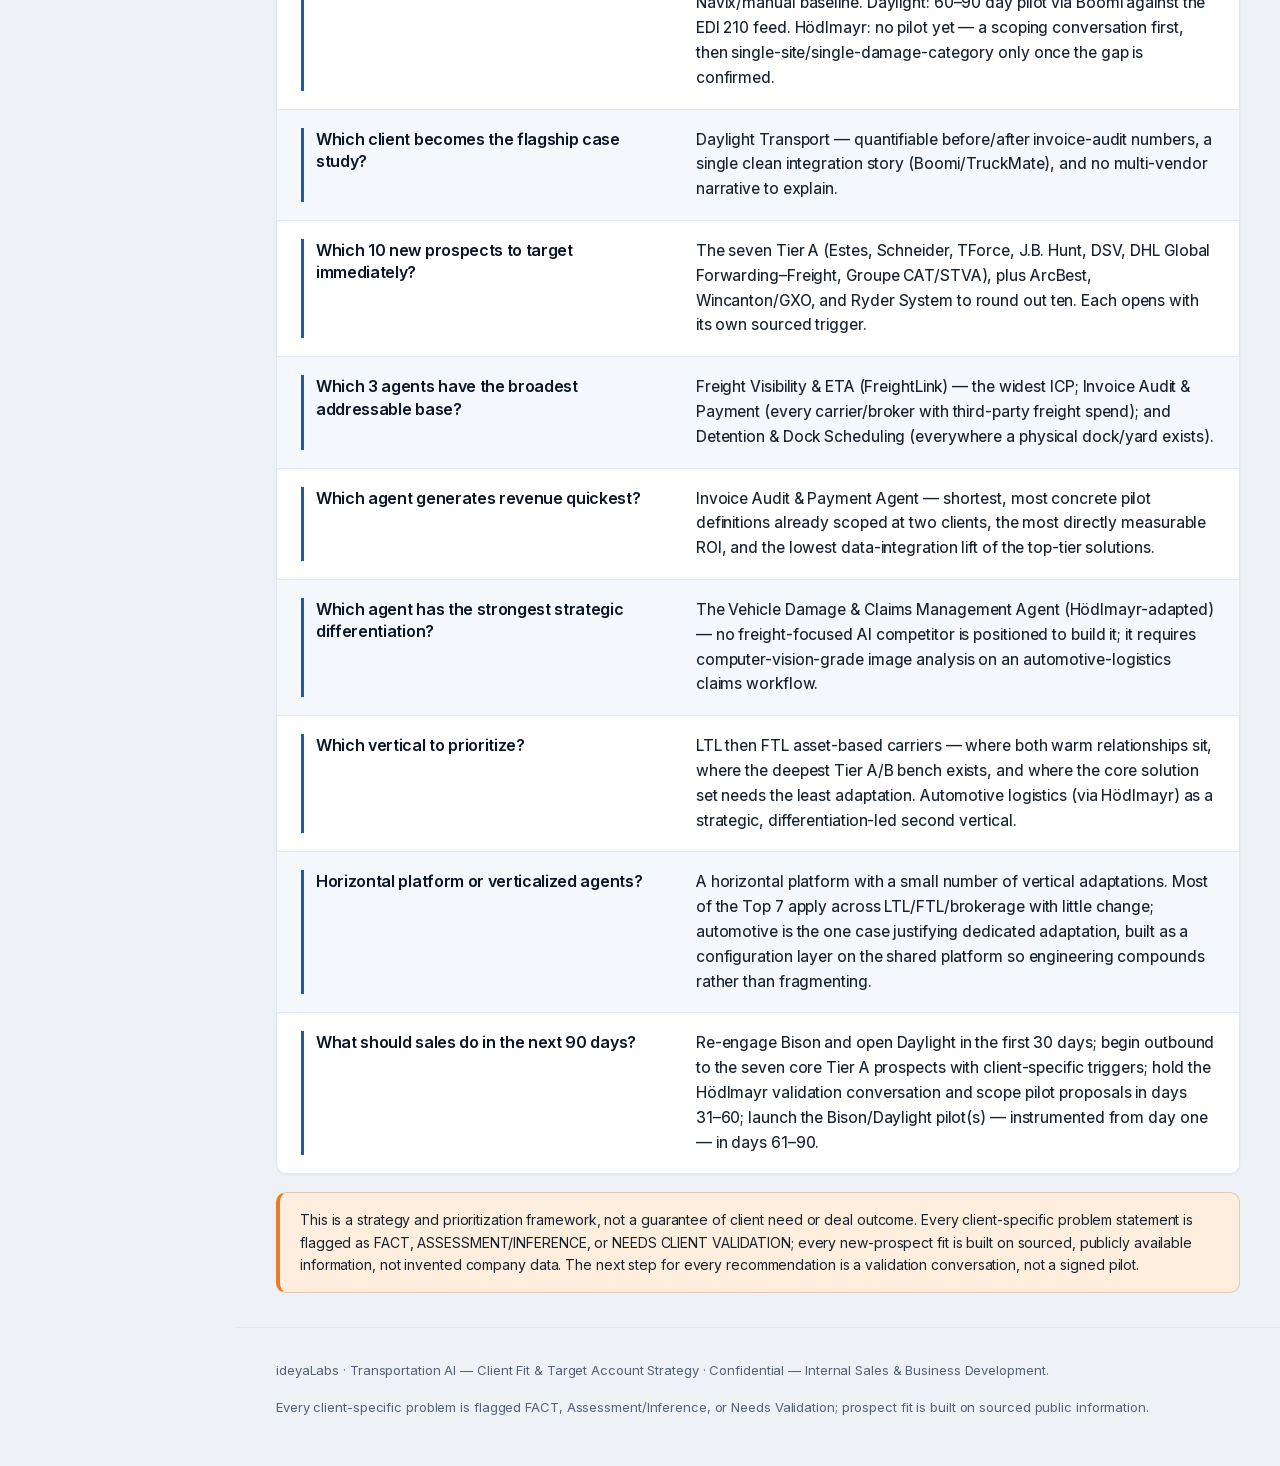
<file: market.html>
<!DOCTYPE html>
<html lang="en" data-theme="light">
<head>
<meta charset="UTF-8" />
<meta name="viewport" content="width=device-width, initial-scale=1.0" />
<title>Client & Market Opportunities — ideyaLabs Transportation AI</title>
<meta name="description" content="Converting the prioritized Transportation AI portfolio into a client acquisition and expansion plan." />
<link rel="icon" href="assets/ideyalabs-logo.png" />
<link rel="stylesheet" href="fonts.css?v=32" />
<link rel="stylesheet" href="styles.css?v=32" />
<script>
(function(){try{var t=localStorage.getItem('theme')||((window.matchMedia&&window.matchMedia('(prefers-color-scheme: dark)').matches)?'dark':'light');document.documentElement.setAttribute('data-theme',t);}catch(e){}})();
</script>
</head>
<body>

<header class="site-header">
  <div class="wrap">
    <a class="brand-mark" href="index.html#top" aria-label="ideyaLabs home">
      <img class="brand-logo" src="assets/ideyalabs-logo.png" alt="ideyaLabs" />
      <span class="brand-sep" aria-hidden="true"></span>
      <span class="brand-context">Transportation AI Roadmap</span>
    </a>
    <nav class="nav" aria-label="Section navigation">
      <a href="index.html#summary">Summary</a>
      <a href="index.html#recommendations">Top 3/5/7</a>
      <a href="index.html#scorecard">Scorecard</a>
      <a href="index.html#sequence">Sequence</a>
      <div class="nav-more">
        <button class="nav-more-btn" type="button" aria-haspopup="true" aria-expanded="false">Sections <span class="caret">▾</span></button>
        <div class="nav-more-menu">
          <a href="index.html#glance">At a Glance</a>
          <a href="index.html#consolidation">Consolidation</a>
          <a href="index.html#revenue">Revenue &amp; ROI</a>
          <a href="index.html#whitespace">Whitespace</a>
          <a href="index.html#platform">Platform</a>
        </div>
      </div>
      <a href="market.html" class="active">Client &amp; Market</a>
      <a href="intersection.html">Intersection</a>
    </nav>
    <button id="themeToggle" class="theme-toggle" type="button" aria-label="Toggle theme">🌙</button>
  </div>
</header>

<main id="top">
  <section class="hero" style="padding:44px 0 24px" aria-labelledby="m-title">
    <div class="wrap">
      <div class="eyebrow">Confidential — Internal Sales &amp; Business Development Strategy · August 2026</div>
      <h1 id="m-title" style="font-size:clamp(26px,4vw,40px)">Client &amp; Market Opportunities</h1>
      <p class="lede">Converting the prioritized Transportation AI portfolio into a client acquisition and expansion plan — existing-client fit, target-account identification, and a sales playbook.</p>
    </div>
  </section>

  <div class="mtabs-wrap"><div class="wrap"><nav id="mtabs" class="mtabs" aria-label="Market views"></nav></div></div>

  <section style="padding-top:32px" aria-label="Market view">
    <div class="wrap"><div id="mv"></div></div>
  </section>
</main>

<footer class="site-footer">
  <div class="wrap">
    <span>ideyaLabs · Transportation AI — Client Fit &amp; Target Account Strategy · Confidential — Internal Sales &amp; Business Development.</span>
    <span>Every client-specific problem is flagged FACT, Assessment/Inference, or Needs Validation; prospect fit is built on sourced public information.</span>
  </div>
</footer>

<script src="market-data.js?v=32"></script>
<script src="landscape-data.js?v=32"></script>
<script src="directory-data.js?v=32"></script>
<script src="app.js?v=32"></script>
<script src="sidebar.js?v=32"></script>
<script src="market.js?v=32"></script>
</body>
</html>
</file>
<file: fonts.css>
/* Self-hosted fonts for full offline / on-prem rendering (no CDN dependency).
   Inter and Space Grotesk are variable fonts covering the full weight range. */
@font-face {
  font-family: "Inter";
  font-style: normal;
  font-weight: 100 900;
  font-display: swap;
  src: url("fonts/inter.woff2") format("woff2");
}
@font-face {
  font-family: "Space Grotesk";
  font-style: normal;
  font-weight: 300 700;
  font-display: swap;
  src: url("fonts/space-grotesk.woff2") format("woff2");
}
</file>
<file: styles.css>
/* ideyaLabs Transportation AI Roadmap — static site
   Brand palette: ideyaLabs blue #275E91 + orange #E77625. Bright, sharp Inter type.
   Modern SaaS visual language with manual light/dark toggle. */

:root {
  --font-sans: "Inter", "Inter var", -apple-system, BlinkMacSystemFont, "Segoe UI", Roboto, Helvetica, Arial, sans-serif;
  --font-display: "Space Grotesk", "Inter", -apple-system, BlinkMacSystemFont, "Segoe UI", sans-serif;

  /* Light theme (default) */
  --bg: #eef2f7;
  --bg-elev: #ffffff;
  --bg-subtle: #eff3f8;
  --text: #16222f;
  --text-strong: #0a1728;
  --text-muted: #35435a;
  --text-faint: #52627a;
  --border: #e2e8f1;
  --border-strong: #d3dce8;

  /* Brand = ideyaLabs blue; Accent = ideyaLabs orange */
  --brand: #1f5aa6;
  --brand-hover: #174a8c;
  --brand-soft: #e8f0fb;
  --brand-text: #1b5299;

  --accent: #ee7b23;
  --accent-soft: #fdeede;
  --accent-text: #d1650f;

  /* Tier / status colors */
  --tier1: #148f4b;   --tier1-soft: #d9f5e4;
  --tier2: #275e91;   --tier2-soft: #e0ecf7;
  --tier3: #c65f10;   --tier3-soft: #fdecdd;
  --tier4: #64748b;   --tier4-soft: #eef2f7;

  --agent: #275e91;    --agent-soft: #e0ecf7;
  --assisted: #0e7c96; --assisted-soft: #d6f2f7;
  --saas: #64748b;     --saas-soft: #eef2f7;

  --good: #148f4b;
  --warn: #c65f10;
  --bad: #d02c2c;

  --shadow-sm: 0 1px 2px rgba(15,32,56,.05);
  --shadow-md: 0 1px 3px rgba(15,32,56,.06), 0 4px 12px -4px rgba(15,32,56,.08);
  --shadow-lg: 0 8px 24px -6px rgba(15,32,56,.14);

  --radius-sm: 8px;
  --radius-md: 12px;
  --radius-lg: 16px;
  --radius-xl: 24px;

  --maxw: 1200px;
}

[data-theme="dark"] {
  --bg: #0a1420;
  --bg-elev: #10202f;
  --bg-subtle: #17293b;
  --text: #f2f6fb;          /* bright, sharp text on dark */
  --text-strong: #ffffff;
  --text-muted: #aebccd;
  --text-faint: #7f92a6;
  --border: #22384c;
  --border-strong: #35506a;

  --brand: #5ea3dc;
  --brand-hover: #86bee9;
  --brand-soft: #142c42;
  --brand-text: #7bb8e8;

  --accent: #f7973f;
  --accent-soft: #3a2410;
  --accent-text: #f9ac5c;

  --tier1: #46d585;   --tier1-soft: #10331f;
  --tier2: #5ea3dc;   --tier2-soft: #142c42;
  --tier3: #f7973f;   --tier3-soft: #3a2410;
  --tier4: #9fb0c2;   --tier4-soft: #1c2e40;

  --agent: #5ea3dc;    --agent-soft: #142c42;
  --assisted: #33c3dd; --assisted-soft: #0c3540;
  --saas: #9fb0c2;     --saas-soft: #1c2e40;

  --good: #46d585;
  --warn: #f7973f;
  --bad: #f0655f;

  --shadow-sm: 0 1px 2px rgba(0,0,0,.35);
  --shadow-md: 0 4px 8px -1px rgba(0,0,0,.45);
  --shadow-lg: 0 12px 28px -6px rgba(0,0,0,.55);
}

* { box-sizing: border-box; }

html { scroll-behavior: smooth; scroll-padding-top: 80px; }

body {
  margin: 0;
  font-family: var(--font-sans);
  font-feature-settings: "cv11", "ss01";
  font-size: 16px;
  background: var(--bg);
  color: var(--text);
  line-height: 1.58;
  letter-spacing: -0.006em;
  -webkit-font-smoothing: antialiased;
  -moz-osx-font-smoothing: grayscale;
  text-rendering: optimizeLegibility;
}

h1, h2, h3, h4, .num, .brand-mark { font-synthesis-weight: none; color: var(--text-strong); }
h1, h2 { font-weight: 850; }

a { color: var(--brand-text); text-decoration: none; }
a:hover { text-decoration: underline; }

.wrap { max-width: var(--maxw); margin: 0 auto; padding: 0 24px; }

/* ---------- App shell: top bar + left sidebar (IT 360 style) ---------- */
:root { --sidebar-w: 236px; --appbar-h: 60px; }
.wrap, .wrap-wide { max-width: 100%; margin: 0; padding: 0 32px; }
body.has-sidebar > main,
body.has-sidebar > footer.site-footer { margin-left: var(--sidebar-w); }
body.has-sidebar > main { padding-top: var(--appbar-h); }

/* Top bar */
.appbar {
  position: fixed; top: 0; left: 0; right: 0; height: var(--appbar-h); z-index: 70;
  display: grid; grid-template-columns: 1fr auto 1fr; align-items: center;
  background: var(--bg-elev); padding: 0 20px;
  border-bottom: 3px solid transparent;
  border-image: linear-gradient(90deg, var(--brand), var(--accent)) 1;
  box-shadow: 0 1px 3px rgba(15,32,56,.06);
}
.ab-left { display: flex; align-items: center; gap: 12px; justify-self: start; }
.ab-brand img { height: 30px; width: auto; display: block; }
.ab-product { justify-self: center; display: flex; flex-direction: column; align-items: center; line-height: 1; text-decoration: none; }
.ab-product:hover { text-decoration: none; }
.ab-product-name { font-family: var(--font-display); font-weight: 700; font-size: 19px; color: var(--brand-text); letter-spacing: -.01em; }
.ab-product-sub { font-size: 10px; font-weight: 700; letter-spacing: .18em; text-transform: uppercase; color: var(--accent-text); margin-top: 3px; }
.ab-right { display: flex; align-items: center; gap: 12px; justify-self: end; }
.ab-theme { display: inline-grid; place-items: center; width: 34px; height: 34px; cursor: pointer;
  background: var(--bg-subtle); border: 1px solid var(--border); border-radius: 50%; font-size: 15px; }
.ab-theme:hover { border-color: var(--brand); }
.ab-avatar { display: inline-grid; place-items: center; width: 34px; height: 34px; border-radius: 50%;
  background: var(--brand); color: #fff; font-size: 12px; font-weight: 800; letter-spacing: .02em; }

/* Sidebar sits below the top bar */
.sidebar {
  position: fixed; top: var(--appbar-h); left: 0; bottom: 0; width: var(--sidebar-w); z-index: 60;
  background: var(--bg-elev); border-right: 1px solid var(--border);
  display: flex; flex-direction: column; overflow-y: auto;
}
.sb-nav { padding: 16px 12px 20px; flex: 1 1 auto; }
.sb-group { margin-bottom: 20px; }
.sb-group-title { font-size: 11px; font-weight: 800; letter-spacing: .1em; text-transform: uppercase; color: var(--text-faint); padding: 6px 12px; }
.sb-link {
  display: flex; align-items: center; padding: 9px 14px; margin: 2px 0; border-radius: 8px;
  font-size: 14px; font-weight: 600; color: var(--text-muted); text-decoration: none;
  border-left: 3px solid transparent; transition: background .12s, color .12s, border-color .12s;
}
.sb-link:hover { background: var(--bg-subtle); color: var(--text-strong); text-decoration: none; }
.sb-link.active { background: var(--accent-soft); color: var(--accent-text); border-left-color: var(--accent); font-weight: 700; }
.sb-footer { padding: 14px; border-top: 1px solid var(--border); }
.sb-conf { font-size: 10.5px; color: var(--text-faint); letter-spacing: .04em; }

.mb-toggle { display: none; }
.sb-scrim { display: none; }

@media (max-width: 900px) {
  :root { --sidebar-w: 0px; }
  .wrap, .wrap-wide { padding: 0 18px; }
  body.has-sidebar > main, body.has-sidebar > footer.site-footer { margin-left: 0; }
  .appbar { grid-template-columns: auto 1fr auto; }
  .ab-product-sub { display: none; }
  .mb-toggle { display: inline-flex; flex-direction: column; gap: 4px; background: none; border: none; cursor: pointer; padding: 6px; }
  .mb-toggle span { width: 20px; height: 2px; background: var(--text-strong); border-radius: 2px; }
  .sidebar { transform: translateX(-100%); transition: transform .2s ease; width: 260px; box-shadow: var(--shadow-lg); }
  body.sb-open .sidebar { transform: translateX(0); }
  body.sb-open .sb-scrim { display: block; position: fixed; inset: var(--appbar-h) 0 0 0; z-index: 58; background: rgba(15,32,56,.4); }
}

/* ---------- Hero ---------- */
.hero {
  position: relative; overflow: hidden;
  padding: 72px 0 56px;
  background:
    radial-gradient(1200px 400px at 15% -10%, var(--brand-soft), transparent 60%),
    radial-gradient(900px 400px at 95% 0%, var(--accent-soft), transparent 55%);
}
.eyebrow {
  display: inline-flex; align-items: center; gap: 8px;
  font-size: 12px; font-weight: 650; letter-spacing: .08em; text-transform: uppercase;
  color: var(--accent-text); background: var(--accent-soft);
  padding: 6px 12px; border-radius: 999px; margin-bottom: 20px;
}
.hero h1 {
  font-size: clamp(30px, 5vw, 48px); line-height: 1.08; letter-spacing: -.03em;
  margin: 0 0 16px; max-width: 900px; font-weight: 850; color: var(--text-strong);
}
.hero .lede { font-size: clamp(16px, 2vw, 19px); color: var(--text-muted); max-width: 760px; margin: 0 0 28px; }
.hero-meta { display: flex; gap: 24px; flex-wrap: wrap; color: var(--text-faint); font-size: 13px; }
.hero-meta strong { color: var(--text); }

.stat-row { display: grid; grid-template-columns: repeat(4, 1fr); gap: 16px; margin-top: 40px; }
.stat {
  background: var(--bg-elev); border: 1px solid var(--border); border-radius: var(--radius-md);
  padding: 18px 20px; box-shadow: var(--shadow-sm);
}
.stat .num { font-size: 30px; font-weight: 800; letter-spacing: -.02em; }
.stat .lbl { font-size: 13px; color: var(--text-muted); margin-top: 2px; }

/* ---------- Sections ---------- */
section { padding: 56px 0; border-top: 1px solid var(--border); }
section[id] { scroll-margin-top: 80px; }
section:first-of-type { border-top: 0; }
.section-head { margin-bottom: 28px; }
.section-head h2 { font-size: clamp(22px, 3vw, 30px); letter-spacing: -.02em; margin: 0 0 8px; font-weight: 850; color: var(--text-strong); }
.section-head p { color: var(--text-muted); margin: 0; max-width: 780px; }
.kicker { font-size: 12px; font-weight: 700; letter-spacing: .1em; text-transform: uppercase; color: var(--accent-text); margin-bottom: 8px; }

/* ---------- Cards ---------- */
.grid { display: grid; gap: 18px; }
.grid-3 { grid-template-columns: repeat(3, 1fr); }
.grid-2 { grid-template-columns: repeat(2, 1fr); }

.card {
  background: var(--bg-elev); border: 1px solid var(--border);
  border-radius: var(--radius-lg); padding: 22px; box-shadow: var(--shadow-sm);
  transition: box-shadow .18s, transform .18s, border-color .18s;
}
.card:hover { box-shadow: var(--shadow-md); }

.rec-card { display: flex; flex-direction: column; }
.rec-card .rank-badge {
  width: 40px; height: 40px; border-radius: 12px; display: grid; place-items: center;
  font-weight: 800; font-size: 18px; color: #fff; margin-bottom: 14px;
  background: linear-gradient(135deg, var(--brand), var(--accent));
}
.rec-card h3 { margin: 0 0 6px; font-size: 18px; letter-spacing: -.01em; }
.rec-card .score-pill {
  align-self: flex-start; font-weight: 700; font-size: 13px;
  background: var(--tier1-soft); color: var(--tier1);
  padding: 3px 10px; border-radius: 999px; margin-bottom: 12px;
}
.rec-card p { margin: 0 0 12px; color: var(--text-muted); font-size: 14.5px; }
.rec-card .detail-list { list-style: none; padding: 0; margin: auto 0 0; font-size: 13px; }
.rec-card .detail-list li { display: flex; gap: 8px; padding: 4px 0; border-top: 1px dashed var(--border); }
.rec-card .detail-list li:first-child { border-top: 0; }
.rec-card .detail-list .k { color: var(--text-faint); min-width: 86px; }
.rec-card .detail-list .v { color: var(--text); font-weight: 550; }

.wave-tag {
  display:inline-block; font-size: 11px; font-weight: 700; letter-spacing:.06em; text-transform: uppercase;
  padding: 3px 9px; border-radius: 999px; margin-bottom: 14px;
}
.wave-now { background: var(--tier1-soft); color: var(--tier1); }
.wave-next { background: var(--tier2-soft); color: var(--tier2); }
.wave-med { background: var(--tier3-soft); color: var(--tier3); }

/* ---------- Badges ---------- */
.badge {
  display: inline-flex; align-items: center; gap: 5px;
  font-size: 11.5px; font-weight: 650; padding: 3px 9px; border-radius: 999px; white-space: nowrap;
}
.badge.tier1 { background: var(--tier1-soft); color: var(--tier1); }
.badge.tier2 { background: var(--tier2-soft); color: var(--tier2); }
.badge.tier3 { background: var(--tier3-soft); color: var(--tier3); }
.badge.tier4 { background: var(--tier4-soft); color: var(--tier4); }
.badge.agent { background: var(--agent-soft); color: var(--agent); }
.badge.assisted { background: var(--assisted-soft); color: var(--assisted); }
.badge.saas { background: var(--saas-soft); color: var(--saas); }

/* ---------- Q&A / decision at a glance ---------- */
.qa-list { display: grid; gap: 0; border: 1px solid var(--border); border-radius: var(--radius-lg); overflow: hidden; background: var(--bg-elev); }
.qa-item { display: grid; grid-template-columns: 1fr 1.4fr; gap: 24px; padding: 16px 22px; border-top: 1px solid var(--border); }
.qa-item:first-child { border-top: 0; }
.qa-item .q { font-weight: 650; color: var(--text); }
.qa-item .a { color: var(--text-muted); }
.qa-item:nth-child(even) { background: var(--bg-subtle); }

/* ---------- Table / scorecard ---------- */
.table-wrap { overflow-x: auto; border: 1px solid var(--border); border-radius: var(--radius-lg); background: var(--bg-elev); box-shadow: var(--shadow-sm); }
table.score { width: 100%; border-collapse: collapse; font-size: 13px; min-width: 760px; table-layout: auto; }
table.score thead th {
  position: sticky; top: 0; background: var(--bg-subtle); color: var(--text-muted);
  font-weight: 650; text-align: center; padding: 11px 8px; white-space: nowrap;
  border-bottom: 1px solid var(--border); cursor: pointer; user-select: none;
  font-size: 11.5px;
}
table.score thead th.name-col, table.score tbody td.name-col { text-align: left; }
table.score thead th:hover { color: var(--text); }
table.score thead th .arrow { opacity: .4; font-size: 10px; }
table.score thead th.sorted .arrow { opacity: 1; color: var(--accent-text); }
table.score tbody td { padding: 10px 8px; text-align: center; border-bottom: 1px solid var(--border); }
table.score tbody tr:last-child td { border-bottom: 0; }
table.score tbody tr:hover { background: var(--bg-subtle); }
table.score td.name-col { font-weight: 600; min-width: 180px; }
table.score td.rank-col { color: var(--text-faint); font-weight: 700; }
table.score td.score-col { font-weight: 800; }
.cellscore { display: inline-grid; place-items: center; width: 26px; height: 26px; border-radius: 7px; font-weight: 650; font-size: 12.5px; }

.legend { display: flex; gap: 16px; flex-wrap: wrap; margin-top: 14px; font-size: 12.5px; color: var(--text-muted); align-items:center; }
.legend .swatch { display:inline-block; width: 12px; height: 12px; border-radius: 3px; margin-right: 6px; vertical-align: middle; }

/* ---------- Consolidation / merge list ---------- */
.merge-grid { display: grid; grid-template-columns: repeat(2,1fr); gap: 14px; }
.merge-item { background: var(--bg-elev); border: 1px solid var(--border); border-radius: var(--radius-md); padding: 16px 18px; box-shadow: var(--shadow-sm); }
.merge-item .flow { font-weight: 650; margin-bottom: 6px; display:flex; align-items:center; gap:8px; flex-wrap:wrap; }
.merge-item .flow .arrow { color: var(--accent-text); }
.merge-item p { margin: 0; font-size: 13.5px; color: var(--text-muted); }
.dispo { font-size: 11px; font-weight: 700; letter-spacing:.05em; text-transform: uppercase; padding: 2px 8px; border-radius: 6px; }
.dispo.merge { background: var(--tier1-soft); color: var(--tier1); }
.dispo.module { background: var(--assisted-soft); color: var(--assisted); }
.dispo.separate { background: var(--tier3-soft); color: var(--tier3); }

/* ---------- Roadmap timeline ---------- */
.timeline { display: grid; gap: 18px; }
.phase {
  background: var(--bg-elev); border: 1px solid var(--border); border-radius: var(--radius-lg);
  padding: 22px; box-shadow: var(--shadow-sm); position: relative; overflow:hidden;
}
.phase::before { content:""; position:absolute; left:0; top:0; bottom:0; width: 5px; background: linear-gradient(var(--brand), var(--accent)); }
.phase .phase-head { display: flex; align-items: baseline; gap: 12px; margin-bottom: 12px; flex-wrap: wrap; }
.phase .phase-num { font-size: 12px; font-weight: 800; letter-spacing:.1em; color: var(--accent-text); text-transform: uppercase; }
.phase .phase-months { font-size: 13px; color: var(--text-faint); font-weight: 600; }
.phase h3 { margin: 0; font-size: 17px; }
.phase .build { font-size: 14.5px; color: var(--text); margin: 0 0 12px; }
.phase .rowlist { display: grid; grid-template-columns: 130px 1fr; gap: 4px 16px; font-size: 13px; }
.phase .rowlist .k { color: var(--text-faint); }
.phase .rowlist .v { color: var(--text-muted); }
.phase .notbuild { color: var(--bad); }

/* ---------- Platform capabilities ---------- */
.cap-grid { display: grid; grid-template-columns: repeat(2,1fr); gap: 12px; }
.cap { background: var(--bg-elev); border: 1px solid var(--border); border-radius: var(--radius-md); padding: 14px 16px; box-shadow: var(--shadow-sm); font-size: 13.5px; }
.cap .cap-name { font-weight: 650; margin-bottom: 4px; }
.cap .cap-reuse { color: var(--text-muted); }
.cap .cap-reuse b { color: var(--text); font-weight: 600; }

/* ---------- Whitespace ---------- */
.ws-grid { display:grid; gap: 12px; }
.ws-row { display:grid; grid-template-columns: 200px 1fr; gap: 18px; align-items:start; background: var(--bg-elev); border:1px solid var(--border); border-radius: var(--radius-md); padding: 14px 18px; box-shadow: var(--shadow-sm); }
.ws-row .ws-cat { font-weight: 700; font-size: 13.5px; }
.ws-row .ws-products { font-size: 13.5px; color: var(--text); margin-bottom: 4px; }
.ws-row .ws-ev { font-size: 12.5px; color: var(--text-muted); }
.dot { display:inline-block; width:9px;height:9px;border-radius:50%; margin-right:7px; }

/* ---------- Callout ---------- */
.callout {
  border: 1px solid var(--border); border-left: 4px solid var(--brand);
  background: var(--brand-soft); color: var(--text);
  border-radius: var(--radius-md); padding: 16px 20px; font-size: 14px;
}
.callout.warn { border-left-color: var(--warn); background: var(--accent-soft); }
.callout strong { font-weight: 700; }

/* ---------- Footer ---------- */
.site-footer { border-top: 1px solid var(--border); padding: 32px 0 48px; color: var(--text-faint); font-size: 13px; }
.site-footer .wrap { display:flex; justify-content: space-between; gap: 16px; flex-wrap: wrap; align-items:center; }

.tier-heading { margin: 34px 0 14px; font-size: 15px; font-weight: 750; letter-spacing:.02em; color: var(--text-strong); display:flex; align-items:center; gap:10px; }
.tier-heading::after { content:""; flex:1; height:1px; background: var(--border); }

/* ---------- Responsive ---------- */
@media (max-width: 900px) {
  .grid-3, .grid-2, .merge-grid, .cap-grid { grid-template-columns: 1fr; }
  .stat-row { grid-template-columns: repeat(2,1fr); }
  .qa-item { grid-template-columns: 1fr; gap: 4px; }
  .ws-row { grid-template-columns: 1fr; }
  .phase .rowlist { grid-template-columns: 1fr; }
  .phase .rowlist .k { margin-top: 6px; font-weight: 600; }
}

@media (prefers-reduced-motion: reduce) {
  * { scroll-behavior: auto; transition: none !important; }
}

/* ---------- Detail page ---------- */
.backlink { color: var(--brand-text); }
.detail-grid { display: block; }
.detail-col-main, .detail-col-side { display: grid; gap: 16px; align-content: start; }
@media (min-width: 900px) {
  .detail-grid { display: grid; grid-template-columns: 1.55fr 1fr; gap: 20px; align-items: start; }
}
.detail-card { padding: 20px 22px; }
.detail-h { font-size: 15px; font-weight: 750; letter-spacing: .01em; margin: 0 0 10px; color: var(--text-strong); text-transform: uppercase; }
.detail-card p { margin: 0; color: var(--text-muted); font-size: 14.5px; }
.detail-list-full { margin: 0; padding-left: 18px; color: var(--text-muted); font-size: 14px; }
.detail-list-full li { margin: 5px 0; }
.roi-title { font-weight: 700; color: var(--text-strong) !important; margin: 0 0 8px !important; font-size: 15px !important; }
.chips { display: flex; flex-wrap: wrap; gap: 8px; }
.chip { font-size: 12px; font-weight: 600; background: var(--bg-subtle); color: var(--text-muted); border: 1px solid var(--border); padding: 4px 10px; border-radius: 999px; }
.kv { display: grid; grid-template-columns: 130px 1fr; gap: 8px 14px; font-size: 13.5px; }
.kv-k { color: var(--text-faint); font-weight: 600; }
.kv-v { color: var(--text-muted); }
@media (max-width: 560px) { .kv { grid-template-columns: 1fr; gap: 2px 0; } .kv-k { margin-top: 8px; } }

/* Product link (scorecard + cards) */
a.product-link { color: var(--brand-text); font-weight: 600; text-decoration: none; }
a.product-link:hover { text-decoration: underline; }
.detail-cta { display:inline-flex; align-items:center; gap:6px; margin-top: 12px; font-size: 13.5px; font-weight: 650; color: var(--brand-text); }
.detail-cta:hover { text-decoration: underline; }
.name-detail-link { color: inherit; text-decoration: none; border-bottom: 1px dotted var(--border-strong); }
.name-detail-link:hover { color: var(--brand-text); border-bottom-color: var(--brand-text); text-decoration:none; }

/* ================= Client & Market Opportunities ================= */

/* Sub-view tabs */
.mtabs-wrap { position: sticky; top: var(--appbar-h); z-index: 40; background: color-mix(in srgb, var(--bg-elev) 92%, transparent); backdrop-filter: saturate(180%) blur(12px); border-bottom: 1px solid var(--border); }
.mtabs { display: flex; flex-wrap: wrap; gap: 6px; overflow-x: auto; padding: 8px 0; }
nav.mtabs a.mtab { display: inline-block; white-space: nowrap; font-size: 13.5px; font-weight: 600; color: var(--text-muted); padding: 8px 13px; margin: 2px 0; border: 1px solid var(--border); border-radius: 9px; text-decoration: none; background: var(--bg-elev); }
nav.mtabs a.mtab:hover { background: var(--bg-subtle); color: var(--text); text-decoration: none; border-color: var(--border-strong); }
nav.mtabs a.mtab.active { color: #fff; background: var(--brand); border-color: var(--brand); }
html { scroll-padding-top: 124px; }

/* Fit badges (A–E) */
.fit-badge { display:inline-flex; align-items:center; font-size:11px; font-weight:700; letter-spacing:.03em; padding:3px 9px; border-radius:999px; white-space:nowrap; }
.fit-a { background: var(--tier1-soft); color: var(--tier1); }
.fit-b { background: var(--tier2-soft); color: var(--tier2); }
.fit-c { background: var(--tier3-soft); color: var(--tier3); }
.fit-d { background: var(--tier4-soft); color: var(--tier4); }
.fit-e { background: color-mix(in srgb, var(--bad) 16%, transparent); color: var(--bad); }

/* Tier badges (A–D) */
.tier-badge { display:inline-flex; align-items:center; font-size:10.5px; font-weight:700; letter-spacing:.04em; padding:3px 9px; border-radius:6px; white-space:nowrap; text-transform:uppercase; }
.tier-a { background: var(--tier1-soft); color: var(--tier1); }
.tier-b { background: var(--tier2-soft); color: var(--tier2); }
.tier-c { background: var(--tier3-soft); color: var(--tier3); }
.tier-d { background: var(--tier4-soft); color: var(--tier4); }

/* Fidelity tags */
.fid { display:inline-block; font-size:10px; font-weight:700; letter-spacing:.04em; padding:2px 7px; border-radius:5px; margin-right:6px; text-transform:uppercase; }
.fid-fact { background: var(--tier1-soft); color: var(--tier1); }
.fid-assess { background: var(--assisted-soft); color: var(--assisted); }
.fid-validate { background: var(--tier3-soft); color: var(--tier3); }

/* Client cards */
.client-card { display:flex; flex-direction:column; text-decoration:none; color:inherit; }
.client-card:hover { text-decoration:none; }
.client-top { margin-bottom: 10px; }
.client-card h3 { margin:0 0 4px; font-size:18px; }
.client-meta { font-size:12.5px; color: var(--text-faint); margin-bottom:12px; }

/* Filters + search */
.filters { display:flex; flex-wrap:wrap; gap:12px; align-items:center; margin-bottom:18px; }
.filters label { font-size:12.5px; font-weight:600; color:var(--text-muted); display:flex; flex-direction:column; gap:4px; }
.filters select, .search { font-family:inherit; font-size:13.5px; padding:8px 11px; border:1px solid var(--border-strong); border-radius:9px; background:var(--bg-elev); color:var(--text); }
.search { min-width:240px; align-self:flex-end; }
.filters select:focus, .search:focus { outline:none; border-color:var(--brand); }

/* Target cards */
.target-card { display:flex; flex-direction:column; }
.target-top { display:flex; align-items:center; justify-content:space-between; gap:8px; margin-bottom:10px; }
.score-chip { font-weight:800; font-size:13px; background:var(--bg-subtle); color:var(--text); padding:2px 9px; border-radius:8px; }
.target-card h3 { margin:0 0 4px; font-size:16.5px; }
.adapted-tag { font-size:10px; font-weight:700; text-transform:uppercase; color:var(--accent-text); background:var(--accent-soft); padding:2px 6px; border-radius:5px; vertical-align:middle; }
.target-sol { font-weight:650; color:var(--brand-text); font-size:13.5px; margin:8px 0; }
.target-why { margin:0 0 10px; font-size:13.5px; color:var(--text-muted); }
.tier-a-card { border-color: color-mix(in srgb, var(--tier1) 45%, var(--border)); box-shadow: var(--shadow-md); }
.tier-a-card::before { content:""; display:block; height:3px; margin:-22px -22px 16px; border-radius: var(--radius-lg) var(--radius-lg) 0 0; background: linear-gradient(90deg, var(--tier1), var(--accent)); }

/* Opportunities */
.opp-card { display:flex; flex-direction:column; }
.opp-top { display:flex; align-items:center; justify-content:space-between; gap:8px; margin-bottom:8px; }
.opp-priority { font-size:11px; font-weight:700; color:var(--accent-text); background:var(--accent-soft); padding:3px 9px; border-radius:999px; text-transform:uppercase; letter-spacing:.03em; }
.opp-card h3 { margin:0 0 4px; font-size:17px; }
.sort-bar { display:flex; flex-wrap:wrap; align-items:center; gap:8px; margin-bottom:16px; font-size:13px; color:var(--text-muted); }
.sort-btn { font-family:inherit; font-size:12.5px; font-weight:600; padding:6px 11px; border:1px solid var(--border-strong); border-radius:8px; background:var(--bg-elev); color:var(--text-muted); cursor:pointer; }
.sort-btn:hover { background:var(--bg-subtle); color:var(--text); }
.sort-btn.active { background:var(--brand); color:#fff; border-color:var(--brand); }

/* Fact list */
.fact-list { margin:0; padding-left:0; list-style:none; }
.fact-list li { padding:8px 0; border-top:1px dashed var(--border); font-size:13.5px; color:var(--text-muted); }
.fact-list li:first-child { border-top:0; }

/* Client detail opportunity blocks */
.opp-block { padding:14px 0; border-top:1px solid var(--border); }
.opp-block:first-child { border-top:0; padding-top:0; }
.opp-head { display:flex; align-items:center; gap:10px; flex-wrap:wrap; margin-bottom:8px; }
.opp-head h3 { margin:0; font-size:15.5px; }
.rank-badge.sm { width:26px; height:26px; border-radius:8px; font-size:13px; margin-bottom:0; }
.expansion { margin:0; font-size:14px; color:var(--text); line-height:1.7; }

/* Plan items */
.plan-item { padding:14px 0; border-top:1px dashed var(--border); }
.plan-item:first-of-type { border-top:0; }
.plan-acct { font-weight:700; color:var(--text-strong); font-size:14.5px; margin-bottom:4px; }
.plan-sol { font-weight:600; color:var(--brand-text); font-size:12.5px; }
.plan-action { font-size:14px; color:var(--text-muted); margin-bottom:8px; }

@media (max-width: 900px) { .mtabs-wrap { top: var(--appbar-h); } .search { min-width: 0; width:100%; } }

/* Prospect clarification note on target cards */
.target-note { margin:0 0 10px; font-size:12.5px; font-weight:600; color:var(--accent-text); background:var(--accent-soft); border-radius:8px; padding:8px 10px; border:1px solid color-mix(in srgb, var(--accent) 25%, var(--border)); }

/* General detail-list (reused on market cards, client detail, opportunity cards).
   Previously only .rec-card .detail-list had layout, so labels/values ran together. */
.detail-list { list-style: none; padding: 0; margin: 8px 0 0; font-size: 13px; }
.detail-list li { display: flex; gap: 8px; padding: 5px 0; border-top: 1px dashed var(--border); }
.detail-list li:first-child { border-top: 0; }
.detail-list .k { color: var(--text-faint); min-width: 74px; flex: 0 0 auto; font-weight: 600; }
.detail-list .v { color: var(--text); font-weight: 500; }
@media (max-width: 560px) {
  .detail-list li { flex-direction: column; gap: 1px; }
  .detail-list .k { min-width: 0; }
}

/* Scorecard criteria explainer */
table.score thead th[title] { cursor: help; }
.criteria-explainer { margin-top: 14px; border: 1px solid var(--border); border-radius: var(--radius-md); background: var(--bg-elev); }
.criteria-explainer > summary { cursor: pointer; padding: 12px 16px; font-weight: 650; font-size: 13.5px; color: var(--text-strong); list-style: none; display: flex; align-items: center; gap: 8px; }
.criteria-explainer > summary::-webkit-details-marker { display: none; }
.criteria-explainer > summary::before { content: "▸"; color: var(--brand-text); font-size: 12px; transition: transform .15s; }
.criteria-explainer[open] > summary::before { transform: rotate(90deg); }
.criteria-explainer .hint { font-weight: 500; color: var(--text-faint); font-size: 12px; }
.criteria-grid { display: grid; grid-template-columns: repeat(3, 1fr); gap: 12px; padding: 4px 16px 16px; }
.crit-item { background: var(--bg-subtle); border: 1px solid var(--border); border-radius: var(--radius-sm); padding: 12px 14px; }
.crit-head { display: flex; align-items: baseline; justify-content: space-between; gap: 8px; margin-bottom: 5px; }
.crit-name { font-weight: 650; font-size: 13px; color: var(--text-strong); }
.crit-weight { font-weight: 800; font-size: 12px; color: var(--accent-text); background: var(--accent-soft); padding: 1px 7px; border-radius: 999px; flex: 0 0 auto; }
.crit-desc { font-size: 12.5px; color: var(--text-muted); line-height: 1.55; }
@media (max-width: 900px) { .criteria-grid { grid-template-columns: 1fr; } }

/* Four-column grid (How-to-read guide) */
.grid-4 { display: grid; grid-template-columns: repeat(4, 1fr); gap: 18px; }
@media (max-width: 980px) { .grid-4 { grid-template-columns: repeat(2, 1fr); } }
@media (max-width: 560px) { .grid-4 { grid-template-columns: 1fr; } }


/* Wide container for data-dense sections (scorecard) so all columns fit without horizontal scroll on large screens */
.wrap-wide { max-width: 1440px; margin: 0 auto; padding: 0 24px; }
@media (max-width: 1480px) { .wrap-wide { max-width: 100%; } }

/* Custom styled tooltip (replaces native title where used) */
.tooltip-pop {
  position: absolute; z-index: 200; display: none;
  max-width: 320px; padding: 12px 14px;
  background: var(--bg-elev); color: var(--text);
  border: 1px solid var(--border-strong); border-radius: 12px;
  box-shadow: var(--shadow-lg);
  font-size: 12.5px; line-height: 1.55; pointer-events: none;
}
.tooltip-pop .tt-title { font-weight: 800; font-size: 13.5px; color: var(--text-strong); margin-bottom: 5px; letter-spacing: -.01em; }
.tooltip-pop .tt-body { color: var(--text-muted); font-weight: 500; }

/* Cursor hints for anything that has a tooltip */
[data-tip-title], [data-tip-body] { cursor: help; }
table.score thead th[data-tip-title] { cursor: help; }
table.score .badge[data-tip-title] { cursor: help; }

/* Fidelity legend on client detail pages */
.fid-legend { display:flex; flex-wrap:wrap; align-items:center; gap:8px; font-size:12px; color:var(--text-muted); margin-bottom:16px; padding:10px 14px; background:var(--bg-subtle); border:1px solid var(--border); border-radius:10px; }
.fid-legend-label { font-weight:700; color:var(--text-strong); }

/* Market Landscape view */
.ls-category { margin-bottom: 18px; }
.ls-cat-head { display:flex; align-items:baseline; justify-content:space-between; gap:12px; flex-wrap:wrap; }
.ls-cat-head h3 { margin:0; font-size:17px; }
.ls-market { font-size:12.5px; color:var(--text-faint); margin:4px 0 12px; }
.ls-diff { font-size:13.5px; color:var(--text-muted); background:var(--brand-soft); border:1px solid var(--border); border-left:4px solid var(--brand); border-radius:8px; padding:12px 14px; margin-bottom:14px; }
.ls-diff-label { display:block; font-weight:700; color:var(--text-strong); font-size:12px; text-transform:uppercase; letter-spacing:.05em; margin-bottom:5px; }
.ls-vendors { display:grid; grid-template-columns:repeat(2,1fr); gap:12px; }
.ls-vendor { background:var(--bg-subtle); border:1px solid var(--border); border-radius:10px; padding:13px 15px; }
.ls-vendor-name { font-weight:700; font-size:14px; color:var(--text-strong); margin-bottom:4px; }
.ls-vendor-what { font-size:13px; color:var(--text-muted); margin-bottom:8px; line-height:1.55; }
.ls-vendor-cust { font-size:12.5px; color:var(--text); margin-bottom:6px; }
.ls-vendor-cust .k { color:var(--text-faint); font-weight:600; }
.ls-vendor-src { font-size:11px; color:var(--text-faint); font-style:italic; }
@media (max-width: 760px) { .ls-vendors { grid-template-columns:1fr; } }

/* Agent Market Directory */
.spend-legend-label { font-weight:700; color:var(--text-strong); }
.spend-tag { display:inline-block; font-size:10.5px; font-weight:700; letter-spacing:.03em; padding:2px 8px; border-radius:6px; text-transform:uppercase; margin-right:6px; }
.spend-pub { background:var(--tier1-soft); color:var(--tier1); }
.spend-rep { background:var(--tier2-soft); color:var(--tier2); }
.spend-est { background:var(--tier3-soft); color:var(--tier3); }
.spend-nd  { background:var(--tier4-soft); color:var(--tier4); }
.dir-cat-title { margin:22px 0 10px; font-size:15px; font-weight:750; color:var(--text-strong); display:flex; align-items:center; gap:8px; }
.dir-count { font-size:11px; font-weight:700; color:var(--text-faint); background:var(--bg-subtle); border:1px solid var(--border); border-radius:999px; padding:1px 8px; }
.dir-table { min-width: 900px; }
.dir-table td.name-col { min-width: 150px; vertical-align: top; }
.dir-src { font-size:10.5px; color:var(--text-faint); font-style:italic; margin-top:4px; }

/* ================= Customer × Solution Intersection ================= */
.calc-note { margin-top:16px; font-size:11.5px; color:var(--text-faint); font-style:italic; border-top:1px dashed var(--border); padding-top:10px; }

/* CEO view */
.ceo-story { display:flex; flex-wrap:wrap; align-items:center; gap:8px; padding:14px 16px; background:var(--bg-subtle); border:1px solid var(--border); border-radius:12px; margin-bottom:8px; }
.ceo-step { font-weight:650; font-size:13px; color:var(--text-strong); background:var(--bg-elev); border:1px solid var(--border); border-radius:999px; padding:5px 12px; }
.ceo-arrow { color:var(--brand-text); font-weight:800; }
.ceo-card { position:relative; }
.ceo-rank { position:absolute; top:-10px; right:16px; font-size:26px; font-weight:900; color:var(--accent); opacity:.9; }
.ceo-metrics { display:flex; gap:14px; margin:12px 0; }
.ceo-metric { text-align:center; flex:1; background:var(--bg-subtle); border-radius:10px; padding:10px 6px; }
.ceo-num { display:block; font-size:22px; font-weight:800; color:var(--text-strong); }
.ceo-lbl { font-size:11px; color:var(--text-faint); }
.ceo-tags { display:flex; gap:6px; flex-wrap:wrap; margin-bottom:8px; }
.ceo-common { font-size:13px; color:var(--text-muted); margin-bottom:10px; }

/* Heatmap */
table.ix-heat td.hm-cell { text-align:center; font-weight:700; color:#fff; }
.hm-cell.strength-5 { background:#16a34a; } .hm-cell.strength-4 { background:#4d9f4a; }
.hm-cell.strength-3 { background:#d19a2a; color:#3a2c0c; } .hm-cell.strength-2 { background:#d97742; }
.hm-cell.strength-1 { background:#b06a6a; } .hm-cell.strength-0 { background:transparent; color:var(--text-faint); }
[data-theme="dark"] .hm-cell.strength-3 { color:#1a1305; }
.ix-rationale { margin-top:14px; } .ix-rationale h3 { margin:0 0 6px; font-size:16px; }
.ix-rat-strength { font-size:13px; color:var(--text-muted); margin-bottom:8px; }

/* Score bars */
.ix-scorebar { display:grid; gap:8px; margin:14px 0; }
.ix-scoreitem { display:grid; grid-template-columns:180px 1fr auto; align-items:center; gap:10px; font-size:13px; color:var(--text-muted); }
.ix-bar { display:inline-block; height:9px; background:var(--bg-subtle); border-radius:999px; overflow:hidden; }
.ix-bar-fill { display:block; height:100%; background:linear-gradient(90deg,var(--brand),var(--accent)); }
.ix-scoreitem b { color:var(--text-strong); }

/* Solution view */
.ix-common { font-size:13.5px; color:var(--text-muted); margin:8px 0 4px; }
.ix-2col { display:grid; grid-template-columns:1fr 1fr; gap:20px; margin-top:14px; }
.ix-fitlist { list-style:none; padding:0; margin:0; }
.ix-fitlist li { padding:8px 0; border-top:1px dashed var(--border); font-size:13.5px; }
.ix-fitlist li:first-child { border-top:0; }
.ix-existing { font-size:10px; font-weight:700; color:var(--tier1); background:var(--tier1-soft); padding:1px 6px; border-radius:5px; }
.ix-why { font-size:12.5px; color:var(--text-faint); margin-top:3px; }
.ix-reuse-bar { display:flex; height:26px; border-radius:8px; overflow:hidden; font-size:11px; font-weight:700; color:#fff; }
.ix-reuse-core { background:var(--brand); display:flex; align-items:center; justify-content:center; }
.ix-reuse-cust { background:var(--accent); display:flex; align-items:center; justify-content:center; }
.ix-reuse-note { font-size:12px; color:var(--text-faint); margin-top:6px; }
@media (max-width:760px){ .ix-2col{grid-template-columns:1fr;} .ix-scoreitem{grid-template-columns:130px 1fr auto;} }

/* Customer view */
.ix-cust-row .opp-head { gap:10px; }
.ix-alsofor { font-size:13px; margin:6px 0; } .ix-alsofor .k { color:var(--text-faint); font-weight:600; }
.ix-chip { display:inline-block; background:var(--bg-subtle); border:1px solid var(--border); border-radius:999px; padding:2px 9px; font-size:12px; margin:2px 4px 2px 0; }
.ix-chip b { color:var(--brand-text); }
.ix-deploy { font-size:13px; color:var(--text-strong); background:var(--brand-soft); border-radius:8px; padding:8px 12px; margin-top:6px; }
.ix-gap,.ix-pot { font-size:13px; margin:6px 0; } .ix-gap .k,.ix-pot .k { color:var(--text-faint); font-weight:600; }

/* Network */
.ix-network-wrap { background:var(--bg-elev); border:1px solid var(--border); border-radius:14px; padding:8px; }
.ix-nw-hint { font-size:12.5px; color:var(--text-faint); }
#nw-svg { width:100%; height:auto; }
.nw-edge { stroke:var(--border-strong); stroke-width:1; opacity:.5; }
.nw-edge.hot { stroke:var(--accent); stroke-width:2; opacity:1; }
.nw-edge.dim { opacity:.08; }
.nw-node { cursor:pointer; }
.nw-node circle { stroke:var(--bg-elev); stroke-width:2; }
.nw-c circle { fill:var(--brand); } .nw-p circle { fill:var(--accent); } .nw-s circle { fill:var(--tier1); }
.nw-label { font-size:11px; fill:var(--text-muted); font-family:var(--font-sans); }
.nw-colhead { font-size:12px; font-weight:800; fill:var(--text-faint); font-family:var(--font-sans); text-transform:uppercase; letter-spacing:.05em; }
.nw-node.hot circle { stroke:var(--accent); stroke-width:3; } .nw-node.hot .nw-label { fill:var(--text-strong); font-weight:700; }
.nw-node.dim { opacity:.18; }

/* Build once sell many */
.bosm-card { margin-bottom:14px; }
.bosm-top { display:flex; justify-content:space-between; align-items:center; }
.bosm-top h3 { margin:0; font-size:16px; }
.bosm-score { font-weight:800; color:var(--accent-text); background:var(--accent-soft); padding:2px 10px; border-radius:999px; }
.bosm-fan { display:flex; align-items:center; gap:10px; flex-wrap:wrap; margin:12px 0; }
.bosm-core { background:var(--brand); color:#fff; border-radius:10px; padding:10px 14px; font-weight:800; font-size:12px; text-align:center; }
.bosm-core span { font-weight:500; opacity:.9; }
.bosm-arrow { color:var(--brand-text); font-weight:800; }
.bosm-accounts { display:flex; flex-wrap:wrap; gap:6px; }
.bosm-acct { background:var(--bg-subtle); border:1px solid var(--border); border-radius:8px; padding:5px 10px; font-size:12px; font-weight:600; }
.bosm-acct.existing { border-color:var(--tier1); color:var(--tier1); }
.bosm-rev { font-weight:700; color:var(--text-strong); font-size:13px; }
.bosm-meta { display:flex; gap:6px; flex-wrap:wrap; }

/* Quadrant */
.ix-quad-wrap { background:var(--bg-elev); border:1px solid var(--border); border-radius:14px; padding:8px; }
#q-svg { width:100%; height:auto; }
.q-bg { opacity:.35; } .q-build { fill:var(--tier1-soft); } .q-strategic { fill:var(--tier2-soft); } .q-selective { fill:var(--tier3-soft); } .q-defer { fill:var(--tier4-soft); }
.q-quadlabel { font-size:11px; font-weight:800; fill:var(--text-faint); font-family:var(--font-sans); text-transform:uppercase; letter-spacing:.04em; }
.q-axis { stroke:var(--border-strong); stroke-width:1.5; } .q-axislabel { font-size:12px; font-weight:700; fill:var(--text-muted); font-family:var(--font-sans); }
.q-dot { fill:var(--brand); opacity:.75; stroke:var(--bg-elev); stroke-width:2; } .q-bubble:hover .q-dot { opacity:1; fill:var(--accent); }
.q-dotlabel { font-size:10px; fill:var(--text); font-family:var(--font-sans); }

/* CTO */
.cto-stack { text-align:center; }
.cto-core { background:var(--brand); color:#fff; border-radius:12px; padding:16px; font-weight:800; display:inline-block; min-width:280px; }
.cto-core span { font-weight:500; font-size:12px; opacity:.9; }
.cto-arrow { font-size:22px; color:var(--brand-text); margin:8px 0; }
.cto-caps { display:grid; grid-template-columns:repeat(2,1fr); gap:10px; text-align:left; }
.cto-cap { background:var(--bg-subtle); border:1px solid var(--border); border-radius:10px; padding:12px 14px; }
.cto-cap-name { font-weight:700; font-size:13.5px; color:var(--text-strong); }
.cto-cap-reuse { font-size:12px; color:var(--brand-text); margin:2px 0; }
.cto-cap-what { font-size:12.5px; color:var(--text-muted); }
.cto-adapters { display:flex; flex-wrap:wrap; gap:10px; justify-content:center; }
.cto-adapter { background:var(--accent-soft); border:1px solid var(--border); border-radius:10px; padding:10px 14px; font-weight:650; font-size:13px; color:var(--text-strong); }
.cto-adapter small { font-weight:500; color:var(--text-faint); }
@media (max-width:760px){ .cto-caps{grid-template-columns:1fr;} }

.ix-ol { margin:0; padding-left:18px; font-size:14px; } .ix-ol li { margin:5px 0; }
.ix-ol-score { color:var(--accent-text); font-weight:800; }
.tier-heading { margin:26px 0 14px; }

/* ================= Readability & modern-scale pass ================= */
/* Larger, higher-contrast body text across reused components. */
.section-head p { font-size: 15.5px; color: var(--text-muted); }
.lede { color: var(--text-muted); }

/* Cards & detail lists (used app-wide) */
.card p, .detail-card p { font-size: 15px; color: var(--text-muted); }
.detail-list { font-size: 14px; }
.detail-list .k { font-weight: 650; color: var(--text-faint); }
.detail-list .v { color: var(--text); font-weight: 500; }
.detail-list-full { font-size: 14.5px; color: var(--text-muted); }

/* Tables: bump base size + darker cell text */
table.score { font-size: 14px; }
table.score tbody td { color: var(--text); }
table.score td.name-col { font-weight: 600; }
table.score thead th { font-size: 12.5px; color: var(--text-muted); font-weight: 700; }

/* Q&A / glance rows */
.qa-item .q { color: var(--text-strong); }
.qa-item .a { color: var(--text-muted); font-size: 14.5px; }

/* Kicker + meta a touch stronger */
.kicker { font-weight: 750; }
.hero-meta { font-size: 13.5px; color: var(--text-muted); }

/* Intersection / market reused bits */
.ix-common, .ix-why, .target-why, .ls-vendor-what, .cto-cap-what { font-size: 14px; }
.ix-scoreitem { font-size: 13.5px; color: var(--text-muted); }
.crit-desc, .ls-diff, .ceo-common { font-size: 13.5px; }
.calc-note { font-size: 12px; color: var(--text-faint); }

/* Nav: a little larger and less faint for legibility */
.nav a, .nav-more-btn { font-size: 13.5px; color: var(--text); font-weight: 600; }
.nav a { color: var(--text-muted); }
.brand-context { color: var(--text-muted); font-weight: 700; }

/* Slightly heavier card headings */
.card h3, .rec-card h3 { color: var(--text-strong); }

/* ============================================================
   Modern polish (v21) — appended last so it wins the cascade.
   Reasserts full-width layout under the sidebar, sharpens type,
   solidifies score chips/badges, strengthens cards.
   ============================================================ */

/* Full-width content beside the fixed sidebar (overrides earlier .wrap max-width) */
.wrap, .wrap-wide { max-width: 100%; margin: 0; padding: 0 40px; }
@media (max-width: 900px) { .wrap, .wrap-wide { padding: 0 20px; } }

/* Sharper, larger headings */
h1, h2 { font-weight: 850; letter-spacing: -0.028em; }
section > h2, .section-title { font-size: clamp(24px, 2.4vw, 32px); }
.card h3, .rec-card h3, .opp-card h3, .target-card h3, .ls-cat-head h3 { font-size: 18px; font-weight: 750; letter-spacing: -0.01em; }
p, .card p, .detail-card p, .target-why, .crit-desc { color: var(--text); }
.section-lead, .lead { color: var(--text-muted); font-size: 16px; }

/* Solid, crisp score cells */
.cellscore {
  width: 30px; height: 30px; border-radius: 8px; font-size: 13px; font-weight: 800;
  color: #fff !important; box-shadow: inset 0 0 0 1px rgba(255,255,255,.14);
}

/* Stronger badges/pills: solid tint + defined border, heavier text */
.badge, .fit-badge, .tier-badge, .fid, .dispo, .score-pill, .wave-tag {
  font-weight: 750; border: 1px solid transparent;
}
.badge.tier1, .fit-a, .tier-a, .fid-fact, .dispo.merge, .wave-now, .score-pill {
  background: color-mix(in srgb, var(--tier1) 16%, transparent); color: var(--tier1);
  border-color: color-mix(in srgb, var(--tier1) 42%, transparent);
}
.badge.tier2, .fit-b, .tier-b, .wave-next {
  background: color-mix(in srgb, var(--tier2) 16%, transparent); color: var(--tier2);
  border-color: color-mix(in srgb, var(--tier2) 42%, transparent);
}
.badge.tier3, .fit-c, .tier-c, .fid-validate, .dispo.separate, .wave-med {
  background: color-mix(in srgb, var(--tier3) 18%, transparent); color: var(--tier3);
  border-color: color-mix(in srgb, var(--tier3) 45%, transparent);
}
.badge.tier4, .fit-d, .tier-d {
  background: color-mix(in srgb, var(--tier4) 16%, transparent); color: var(--tier4);
  border-color: color-mix(in srgb, var(--tier4) 42%, transparent);
}
.badge.agent, .fid-assess, .dispo.module {
  background: color-mix(in srgb, var(--assisted) 16%, transparent); color: var(--assisted);
  border-color: color-mix(in srgb, var(--assisted) 42%, transparent);
}

/* Stronger cards + elevation */
.card, .stat, .merge-item, .cap, .ws-row, .phase, .target-card, .opp-card {
  box-shadow: var(--shadow-md); border-color: var(--border-strong);
}
.card:hover, .target-card:hover, .opp-card:hover { box-shadow: var(--shadow-lg); transform: translateY(-2px); }
.stat .num { font-size: 34px; }

/* Table header sharper */
table.score thead th { font-weight: 800; color: var(--text-strong); }

/* ============================================================
   Modern polish v22 — brightness + depth overhaul
   ============================================================ */

/* Bigger, sharper base type */
body { font-size: 16.5px; line-height: 1.6; color: var(--text); }
p, li, td, .qa-item .a, .card p, .detail-card p, .target-why, .crit-desc,
.merge-item p, .ws-row .ws-products, .cap .cap-reuse {
  color: var(--text) !important;   /* kill washed-out grey body text */
}
.text-muted, .section-lead, .lead, .legend, .sb-conf { color: var(--text-muted); }

/* Subtle brand-tinted page backdrop for depth (light) */
[data-theme="light"] body {
  background:
    radial-gradient(1100px 480px at 100% -8%, #dae7f5 0%, transparent 55%),
    radial-gradient(900px 420px at -5% 4%, #fbe6d3 0%, transparent 48%),
    var(--bg);
  background-attachment: fixed;
}

/* Section headings with a bold accent bar */
section > h2, .section-title {
  font-size: clamp(26px, 2.6vw, 34px); font-weight: 850; letter-spacing: -0.03em;
  color: var(--text-strong); position: relative; padding-left: 16px;
}
section > h2::before, .section-title::before {
  content: ""; position: absolute; left: 0; top: .12em; bottom: .12em; width: 5px;
  border-radius: 4px; background: linear-gradient(var(--brand), var(--accent));
}
.eyebrow, .section-eyebrow, .kicker {
  color: #fff !important; background: var(--accent) !important; font-weight: 800;
  letter-spacing: .09em;
}

/* Q&A: sharp bold questions with brand accent, dark readable answers */
.qa-list { border: 1px solid var(--border-strong); box-shadow: var(--shadow-md); }
.qa-item { padding: 18px 24px; }
.qa-item .q {
  font-weight: 800; color: var(--text-strong) !important; font-size: 16px;
  border-left: 3px solid var(--brand); padding-left: 12px; line-height: 1.4;
}
.qa-item .a { color: var(--text) !important; font-weight: 500; font-size: 15.5px; }
.qa-item:nth-child(even) { background: color-mix(in srgb, var(--brand) 5%, var(--bg-elev)); }

/* Cards: firmer border + real elevation */
.card, .stat, .merge-item, .cap, .ws-row, .phase, .target-card, .opp-card, .table-wrap, .qa-list {
  border-color: var(--border-strong);
}
.card, .stat, .target-card, .opp-card { box-shadow: var(--shadow-md); }
.card:hover, .target-card:hover, .opp-card:hover { box-shadow: var(--shadow-lg); transform: translateY(-2px); }

/* Table: darker header text, bold names, zebra rows */
table.score { font-size: 13.5px; }
table.score thead th { color: var(--text-strong) !important; font-weight: 800; font-size: 12px; }
table.score td.name-col { font-weight: 750; color: var(--text-strong); }
table.score tbody td { color: var(--text); }
table.score tbody tr:nth-child(even) { background: color-mix(in srgb, var(--brand) 4%, transparent); }

/* Links a touch bolder */
a { font-weight: 550; }
.qa-item .a a, .card a, td a { font-weight: 650; color: var(--brand-text); }

/* ============================================================
   Type character v23 — Space Grotesk display headings + sidebar group fix
   ============================================================ */

/* Display font on all headings + key numbers */
h1, h2, h3, h4,
section > h2, .section-title,
.stat .num, .rec-card h3, .opp-card h3, .target-card h3, .ls-cat-head h3,
.qa-item .q, .card h3, .detail-card h3 {
  font-family: var(--font-display);
  letter-spacing: -0.02em;
}
h1 { font-weight: 700; letter-spacing: -0.03em; }
section > h2, .section-title { font-weight: 700; }
.card h3, .rec-card h3, .opp-card h3, .target-card h3, .detail-card h3 { font-weight: 600; }
.qa-item .q { font-weight: 600; }

/* ---- Sidebar group labels: give them room + a divider so they don't hang ---- */
.sb-nav { padding: 16px 12px 24px; }
.sb-group { margin-bottom: 22px; }
.sb-group + .sb-group { margin-top: 6px; padding-top: 18px; border-top: 1px solid var(--border); }
.sb-group-title {
  font-family: var(--font-display);
  font-size: 11px; font-weight: 700; letter-spacing: .14em; text-transform: uppercase;
  color: var(--text-faint); padding: 0 12px 8px; margin: 0;
}
.sb-link { padding: 10px 12px; margin: 1px 0; font-size: 14.5px; }
.sb-brand-sub { font-family: var(--font-display); font-weight: 600; }

/* Sidebar active gets a slightly stronger fill */
.sb-link.active { background: color-mix(in srgb, var(--brand) 14%, transparent); color: var(--brand-text); border-left-color: var(--brand); font-weight: 700; }

/* ============================================================
   v25 fixes — kicker pill, standout sidebar groups, heading polish
   ============================================================ */

/* Section label ("kicker") = compact inline pill that hugs its text,
   NOT a full-width strip. Overrides the earlier full-width orange band. */
.section-head { margin-bottom: 30px; }
.kicker, .section-eyebrow {
  display: inline-flex !important; align-items: center; width: auto !important;
  background: var(--accent) !important; color: #fff !important;
  font-family: var(--font-display);
  font-size: 12px; font-weight: 700; letter-spacing: .1em; text-transform: uppercase;
  padding: 6px 14px !important; border-radius: 999px !important;
  margin-bottom: 16px !important; box-shadow: 0 2px 6px rgba(231,118,37,.28);
}
/* hero eyebrow: same pill treatment for consistency */
.eyebrow { padding: 7px 16px; border-radius: 999px; }

/* Bigger, sharper section headings */
.section-head h2, section > h2, .section-title {
  font-family: var(--font-display);
  font-size: clamp(28px, 3vw, 40px) !important; font-weight: 700; letter-spacing: -.03em;
  line-height: 1.1; color: var(--text-strong);
}

/* ---- Sidebar groups clearly stand out ---- */
.sb-group + .sb-group { margin-top: 10px; padding-top: 20px; border-top: 1px solid var(--border-strong); }
.sb-group-title {
  font-family: var(--font-display);
  font-size: 13px !important; font-weight: 700 !important; letter-spacing: .04em;
  text-transform: uppercase; color: var(--brand-text) !important;
  padding: 4px 12px 10px !important; display: flex; align-items: center; gap: 8px;
}
.sb-group-title::before {
  content: ""; width: 14px; height: 3px; border-radius: 2px; background: var(--accent);
  flex: 0 0 auto;
}

/* ============================================================
   IT 360 match v27 — cards, stats, tables, badges, panels
   ============================================================ */

/* Kicker/overline: small blue label above page titles (IT 360 style),
   overriding the earlier orange pill. */
.kicker, .section-eyebrow {
  display: inline-block !important; width: auto !important;
  background: transparent !important; color: var(--brand-text) !important;
  font-family: var(--font-display);
  font-size: 12px !important; font-weight: 700 !important; letter-spacing: .04em !important;
  text-transform: none !important; padding: 0 !important; border-radius: 0 !important;
  box-shadow: none !important; margin-bottom: 8px !important;
}
.section-head h2, section > h2, .section-title {
  font-family: var(--font-display);
  font-size: clamp(24px, 2.4vw, 30px) !important; font-weight: 700; letter-spacing: -.02em;
  color: var(--text-strong); line-height: 1.15;
}
.section-head h2::before, section > h2::before, .section-title::before { display: none; } /* drop the accent bar */
.section-head p, .lede { color: var(--text-muted); }

/* Cards: white, ~10px radius, hairline border, soft shadow */
.card, .stat, .merge-item, .cap, .ws-row, .phase, .target-card, .opp-card, .qa-list, .table-wrap, .criteria-explainer {
  background: var(--bg-elev); border: 1px solid var(--border);
  border-radius: 10px; box-shadow: var(--shadow-sm);
}
.card:hover, .target-card:hover, .opp-card:hover { box-shadow: var(--shadow-md); transform: none; border-color: var(--border-strong); }
.card h3, .rec-card h3, .opp-card h3, .target-card h3 { color: var(--text-strong); font-weight: 700; }

/* Stat cards: big deep-navy number, small grey caption */
.stat { padding: 18px 20px; }
.stat .num { font-family: var(--font-display); font-size: 30px; font-weight: 700; color: var(--text-strong); letter-spacing: -.02em; }
.stat .stat-label, .stat .cap-name, .stat small, .stat p { color: var(--text-muted); font-size: 13px; }

/* Tables: light grey header, subtle separators, roomy padding */
.table-wrap { overflow-x: auto; }
table.score thead th { background: var(--bg-subtle); color: var(--text-strong) !important; font-weight: 700; font-size: 12px;
  border-bottom: 1px solid var(--border); text-transform: none; }
table.score tbody td { padding: 12px 10px; color: var(--text); border-bottom: 1px solid var(--border); }
table.score tbody tr:nth-child(even) { background: color-mix(in srgb, var(--bg-subtle) 50%, transparent); }
table.score tbody tr:hover { background: var(--bg-subtle); }
table.score td.name-col { font-weight: 700; color: var(--text-strong); }

/* Score cells: solid, rounded, white text */
.cellscore { width: 30px; height: 30px; border-radius: 8px; font-weight: 700; font-size: 13px; color: #fff !important; box-shadow: none; }

/* Peach-tinted panel headers (like "Due Within 7 Days" / "Seats Assigned...") */
.callout { background: var(--accent-soft); border: 1px solid color-mix(in srgb, var(--accent) 28%, var(--border)); border-left: 4px solid var(--accent); border-radius: 10px; color: var(--text); }
.callout.warn { background: var(--accent-soft); border-left-color: var(--accent); }
.tier-a-card { border-color: color-mix(in srgb, var(--accent) 40%, var(--border)); }

/* Badges/pills: solid navy + outline variants (IT 360) */
.badge, .fit-badge, .tier-badge, .fid, .dispo, .score-pill, .wave-tag, .adapted-tag, .opp-priority {
  font-weight: 700; border-radius: 999px; border: 1px solid transparent; padding: 3px 11px;
}
.badge.agent, .badge.tier2, .fit-b, .tier-b, .fid-assess {
  background: var(--brand); color: #fff; border-color: var(--brand);
}
.badge.tier1, .fit-a, .tier-a, .fid-fact, .dispo.merge, .wave-now, .score-pill {
  background: color-mix(in srgb, var(--good) 14%, transparent); color: var(--good); border-color: color-mix(in srgb, var(--good) 40%, transparent);
}
.badge.tier3, .fit-c, .tier-c, .fid-validate, .dispo.separate, .wave-med, .adapted-tag, .opp-priority {
  background: var(--accent-soft); color: var(--accent-text); border-color: color-mix(in srgb, var(--accent) 40%, transparent);
}
.badge.tier4, .fit-d, .tier-d, .badge.saas {
  background: var(--bg-subtle); color: var(--text-muted); border-color: var(--border-strong);
}

/* Buttons: navy primary, outline secondary */
.btn, button.btn, .sort-bar button, .search + button { border-radius: 8px; font-weight: 600; }

/* Links */
a { color: var(--brand-text); font-weight: 600; }

/* Hero: lighten to match the calmer IT 360 palette */
.hero { background:
  radial-gradient(1100px 420px at 100% -10%, var(--brand-soft) 0%, transparent 55%),
  radial-gradient(800px 360px at -5% 0%, var(--accent-soft) 0%, transparent 50%); }
[data-theme="light"] body { background: var(--bg); }  /* drop the tinted body wash; IT 360 bg is flat */

/* ============================================================
   v28 — clean sans headings, quiet eyebrow, tighter density
   ============================================================ */

/* Headings use clean Inter (drop Space Grotesk character) */
:root { --font-display: "Inter", -apple-system, BlinkMacSystemFont, "Segoe UI", Roboto, Helvetica, Arial, sans-serif; }
h1, h2, h3, h4, .num,
.section-head h2, section > h2, .section-title,
.ab-product-name, .sb-group-title, .qa-item .q,
.card h3, .rec-card h3, .opp-card h3, .target-card h3, .detail-card h3, .ls-cat-head h3 {
  font-family: var(--font-display) !important;
}
h1 { font-weight: 800; letter-spacing: -0.025em; }
.section-head h2, section > h2, .section-title { font-weight: 750; letter-spacing: -0.02em; }

/* Hero eyebrow becomes a quiet overline label (no loud orange banner) */
.eyebrow {
  display: inline-block !important; width: auto !important;
  background: transparent !important; color: var(--text-faint) !important;
  font-size: 11.5px !important; font-weight: 700 !important; letter-spacing: .1em !important;
  text-transform: uppercase; padding: 0 !important; border-radius: 0 !important;
  box-shadow: none !important; margin-bottom: 14px !important;
}

/* Tighter, more uniform density */
.hero { padding: 40px 0 32px !important; }
section { padding-top: 34px !important; padding-bottom: 34px !important; }
.section-head { margin-bottom: 22px !important; }
.section-head h2 { font-size: clamp(23px, 2.1vw, 28px) !important; margin: 0 0 6px !important; }
.section-head p, .lede { font-size: 15px !important; line-height: 1.55; }
.card { padding: 18px !important; }
.stat { padding: 16px 18px !important; }
.stat .num { font-size: 28px !important; }
.grid, .grid-2, .grid-4, .stat-row { gap: 16px !important; }
body { font-size: 15.5px; }

/* Hero: calmer, flatter background */
.hero { background:
  radial-gradient(900px 360px at 100% -20%, var(--brand-soft) 0%, transparent 55%) !important; }

/* ============================================================
   v29 — refined card design
   ============================================================ */

/* Base card: crisper elevation, hairline ring, smooth hover lift */
.card, .rec-card, .target-card, .opp-card, .merge-item, .ceo-card, .detail-card {
  background: var(--bg-elev);
  border: 1px solid var(--border);
  border-radius: 14px;
  box-shadow: 0 1px 2px rgba(15,32,56,.04), 0 1px 3px rgba(15,32,56,.06);
  padding: 22px !important;
  transition: box-shadow .18s ease, transform .18s ease, border-color .18s ease;
}
.card:hover, .rec-card:hover, .target-card:hover, .opp-card:hover, .ceo-card:hover {
  box-shadow: 0 6px 20px -6px rgba(15,32,56,.16), 0 2px 6px rgba(15,32,56,.06);
  transform: translateY(-3px);
  border-color: color-mix(in srgb, var(--brand) 30%, var(--border));
}
.card h3, .rec-card h3, .target-card h3, .opp-card h3, .ceo-card h3 {
  font-size: 17px; font-weight: 750; color: var(--text-strong); letter-spacing: -.01em; margin: 0 0 4px;
}

/* ---- CEO "Build first" cards: designed, not plain ---- */
.ceo-card {
  position: relative; overflow: hidden; padding-top: 26px !important;
  display: flex; flex-direction: column;
}
/* colored accent strip along the top */
.ceo-card::before {
  content: ""; position: absolute; top: 0; left: 0; right: 0; height: 4px;
  background: linear-gradient(90deg, var(--brand), var(--accent));
}
/* rank as a solid circular badge, top-right */
.ceo-rank {
  position: absolute; top: 14px; right: 16px;
  width: 30px; height: 30px; border-radius: 50%;
  display: inline-grid; place-items: center;
  background: var(--accent); color: #fff;
  font-size: 13px; font-weight: 800; opacity: 1;
  box-shadow: 0 2px 6px rgba(238,123,35,.35);
}
.ceo-card h3 { padding-right: 40px; }

/* metric tiles: unified panel with dividers, bigger numbers */
.ceo-metrics {
  display: flex; gap: 0; margin: 14px 0 16px;
  background: var(--bg-subtle); border: 1px solid var(--border); border-radius: 12px; overflow: hidden;
}
.ceo-metric {
  text-align: center; flex: 1; padding: 14px 8px; background: transparent; border-radius: 0;
  border-left: 1px solid var(--border);
}
.ceo-metric:first-child { border-left: 0; }
.ceo-num { display: block; font-size: 24px; font-weight: 800; color: var(--brand-text); line-height: 1.1; }
.ceo-lbl { font-size: 10.5px; font-weight: 600; letter-spacing: .02em; color: var(--text-faint); text-transform: uppercase; }

.ceo-tags { display: flex; gap: 8px; flex-wrap: wrap; margin-bottom: 12px; }
.ceo-common { font-size: 13.5px; color: var(--text-muted); margin-bottom: 12px; padding-top: 12px; border-top: 1px solid var(--border); flex: 1 1 auto; }
.ceo-common strong { color: var(--text-strong); }

/* CTA becomes a subtle button-link at the card foot */
.detail-cta {
  display: inline-flex; align-items: center; gap: 6px; margin-top: auto;
  font-size: 13px; font-weight: 700; color: var(--brand-text);
  padding: 8px 0; border-top: 0;
}
.detail-cta:hover { gap: 9px; text-decoration: none; }

/* rec/target/opp cards: top accent + column layout for even footers */
.rec-card, .target-card, .opp-card { display: flex; flex-direction: column; }

/* Stat cards get a hover + slightly rounder corners to match */
.stat { border-radius: 14px !important; transition: box-shadow .18s, transform .18s; }
.stat:hover { transform: translateY(-2px); box-shadow: var(--shadow-md); }

/* ============================================================
   v30 — catchy title, darker text safety-net, colored nav groups
   ============================================================ */

/* ---- Catchy top-bar wordmark ---- */
.ab-product { position: relative; }
.ab-product-name {
  font-family: var(--font-display);
  font-weight: 800 !important; font-size: 21px !important; letter-spacing: -.02em;
  background: linear-gradient(92deg, var(--brand) 0%, var(--brand) 42%, var(--accent) 100%);
  -webkit-background-clip: text; background-clip: text;
  -webkit-text-fill-color: transparent; color: var(--brand-text);
}
.ab-product::after {
  content: ""; position: absolute; left: 50%; transform: translateX(-50%);
  bottom: -6px; width: 46px; height: 3px; border-radius: 3px;
  background: linear-gradient(90deg, var(--brand), var(--accent));
}
@media (max-width: 900px){ .ab-product-name { font-size: 17px !important; } .ab-product::after { display:none; } }

/* ---- Darker text everywhere (safety net over the darkened tokens) ---- */
body, p, li, td, .card p, .detail-card p, .rec-card p, .qa-item .a,
.ceo-common, .target-why, .ix-common, .merge-item p, .section-head p, .lede,
.hero .lede, .ws-row .ws-ev, .cap .cap-reuse, .detail-list-full {
  color: var(--text);
}
.qa-item .a, .card p, .detail-card p, .rec-card p, .section-head p, .lede, .hero .lede { font-weight: 450; }
.section-head h2, section > h2, h1, h2, h3 { color: var(--text-strong); }

/* ---- Sidebar group labels: distinct colors so they stand out ---- */
.sb-group:nth-child(1) .sb-group-title {
  color: var(--accent-text) !important;
  font-size: 12px !important; font-weight: 800 !important; letter-spacing: .1em;
}
.sb-group:nth-child(2) .sb-group-title {
  color: var(--accent-text) !important;
  font-size: 12px !important; font-weight: 800 !important; letter-spacing: .1em;
}
.sb-group:nth-child(1) .sb-group-title::before { background: var(--accent) !important; }
.sb-group:nth-child(2) .sb-group-title::before { background: var(--accent) !important; }
.sb-group-title::before {
  content: ""; display: inline-block; width: 16px; height: 3px; border-radius: 2px;
  margin-right: 8px; vertical-align: middle;
}
.sb-group:nth-child(2) { margin-top: 8px; padding-top: 18px; border-top: 1px solid var(--border-strong); }
</file>
